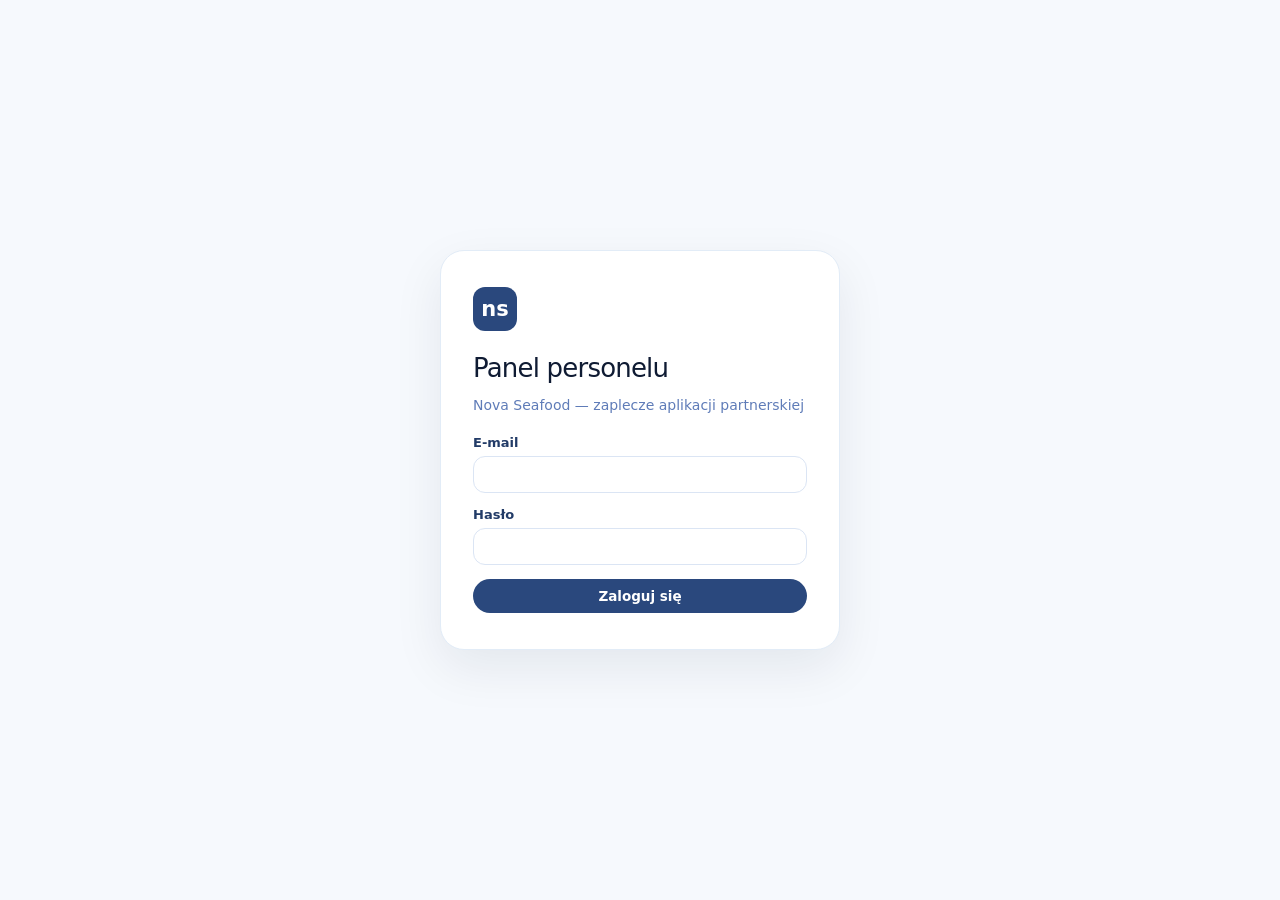
<file: panel/index.html>
<!DOCTYPE html>
<html lang="pl">
<head>
  <meta charset="utf-8">
  <meta name="viewport" content="width=device-width, initial-scale=1">
  <!-- CSP: skrypty i style tylko z własnego hosta, sieć tylko do Supabase.
       Żadnych CDN-ów — supabase-js jest przypięty lokalnie w vendor/.
       frame-ancestors działa wyłącznie z nagłówka HTTP — ustaw też na hostingu,
       jeśli pozwala na własne nagłówki. -->
  <meta http-equiv="Content-Security-Policy" content="default-src 'self'; script-src 'self'; style-src 'self'; img-src 'self' data:; connect-src https://ztqhnqcxqlvcekekzkxg.supabase.co; object-src 'none'; base-uri 'none'; form-action 'self'; frame-ancestors 'none'">
  <meta name="robots" content="noindex">
  <title>Nova Seafood — Panel personelu</title>
  <link rel="icon" href="data:image/svg+xml,%3Csvg xmlns='http://www.w3.org/2000/svg' viewBox='0 0 64 64'%3E%3Crect width='64' height='64' rx='14' fill='%232a487d'/%3E%3Ctext x='32' y='43' font-family='Arial,sans-serif' font-size='30' font-weight='700' fill='white' text-anchor='middle'%3Ens%3C/text%3E%3C/svg%3E">
  <link rel="stylesheet" href="styles.css">
</head>
<body>

  <!-- Ekran logowania personelu (e-mail + hasło) -->
  <div id="login-screen" class="login hidden">
    <form id="login-form" class="login-card">
      <div class="logo">ns</div>
      <h1>Panel personelu</h1>
      <p class="muted">Nova Seafood — zaplecze aplikacji partnerskiej</p>
      <label class="field">E-mail
        <input type="email" id="login-email" autocomplete="username" required>
      </label>
      <label class="field">Hasło
        <input type="password" id="login-password" autocomplete="current-password" required>
      </label>
      <button type="submit" class="btn btn-primary" id="login-submit">Zaloguj się</button>
    </form>
  </div>

  <!-- Właściwa aplikacja (widoczna po zalogowaniu i weryfikacji staff_users) -->
  <div id="app" class="app hidden">
    <aside class="sidebar">
      <div class="brand">
        <div class="logo">ns</div>
        <div class="brand-text"><strong>Nova Seafood</strong><span>Panel personelu</span></div>
      </div>
      <nav class="nav">
        <button class="nav-item" data-view="promocje">Promocje</button>
        <button class="nav-item" data-view="powiadomienia">Powiadomienia</button>
        <button class="nav-item" data-view="zapytania">Zapytania <span id="nav-inquiries-badge" class="nav-badge hidden"></span></button>
        <button class="nav-item" data-view="rezerwacje">Rezerwacje</button>
        <button class="nav-item" data-view="klienci">Klienci</button>
        <button class="nav-item" data-view="aktywnosc">Aktywność</button>
        <button class="nav-item" data-view="katalog">Katalog</button>
        <button class="nav-item" data-view="sync">Synchronizacja</button>
      </nav>
      <div class="sidebar-foot">
        <span id="user-label" class="muted small"></span>
        <!-- Powiadomienia push o nowych zapytaniach klientow (Web Push/VAPID).
             Ukryty, gdy przegladarka nie wspiera push (np. iOS bez PWA). -->
        <button id="push-btn" class="btn btn-ghost hidden" type="button">Powiadomienia</button>
        <button id="logout-btn" class="btn btn-ghost">Wyloguj</button>
      </div>
    </aside>
    <main id="view"></main>
  </div>

  <div id="modal-root"></div>
  <div id="toast-root" class="toast-root"></div>

  <!-- Przypięty supabase-js 2.49.4 (UMD, global `supabase`) — self-host, bez CDN. -->
  <script src="vendor/supabase.js"></script>
  <script type="module" src="app.js"></script>
</body>
</html>
</file>
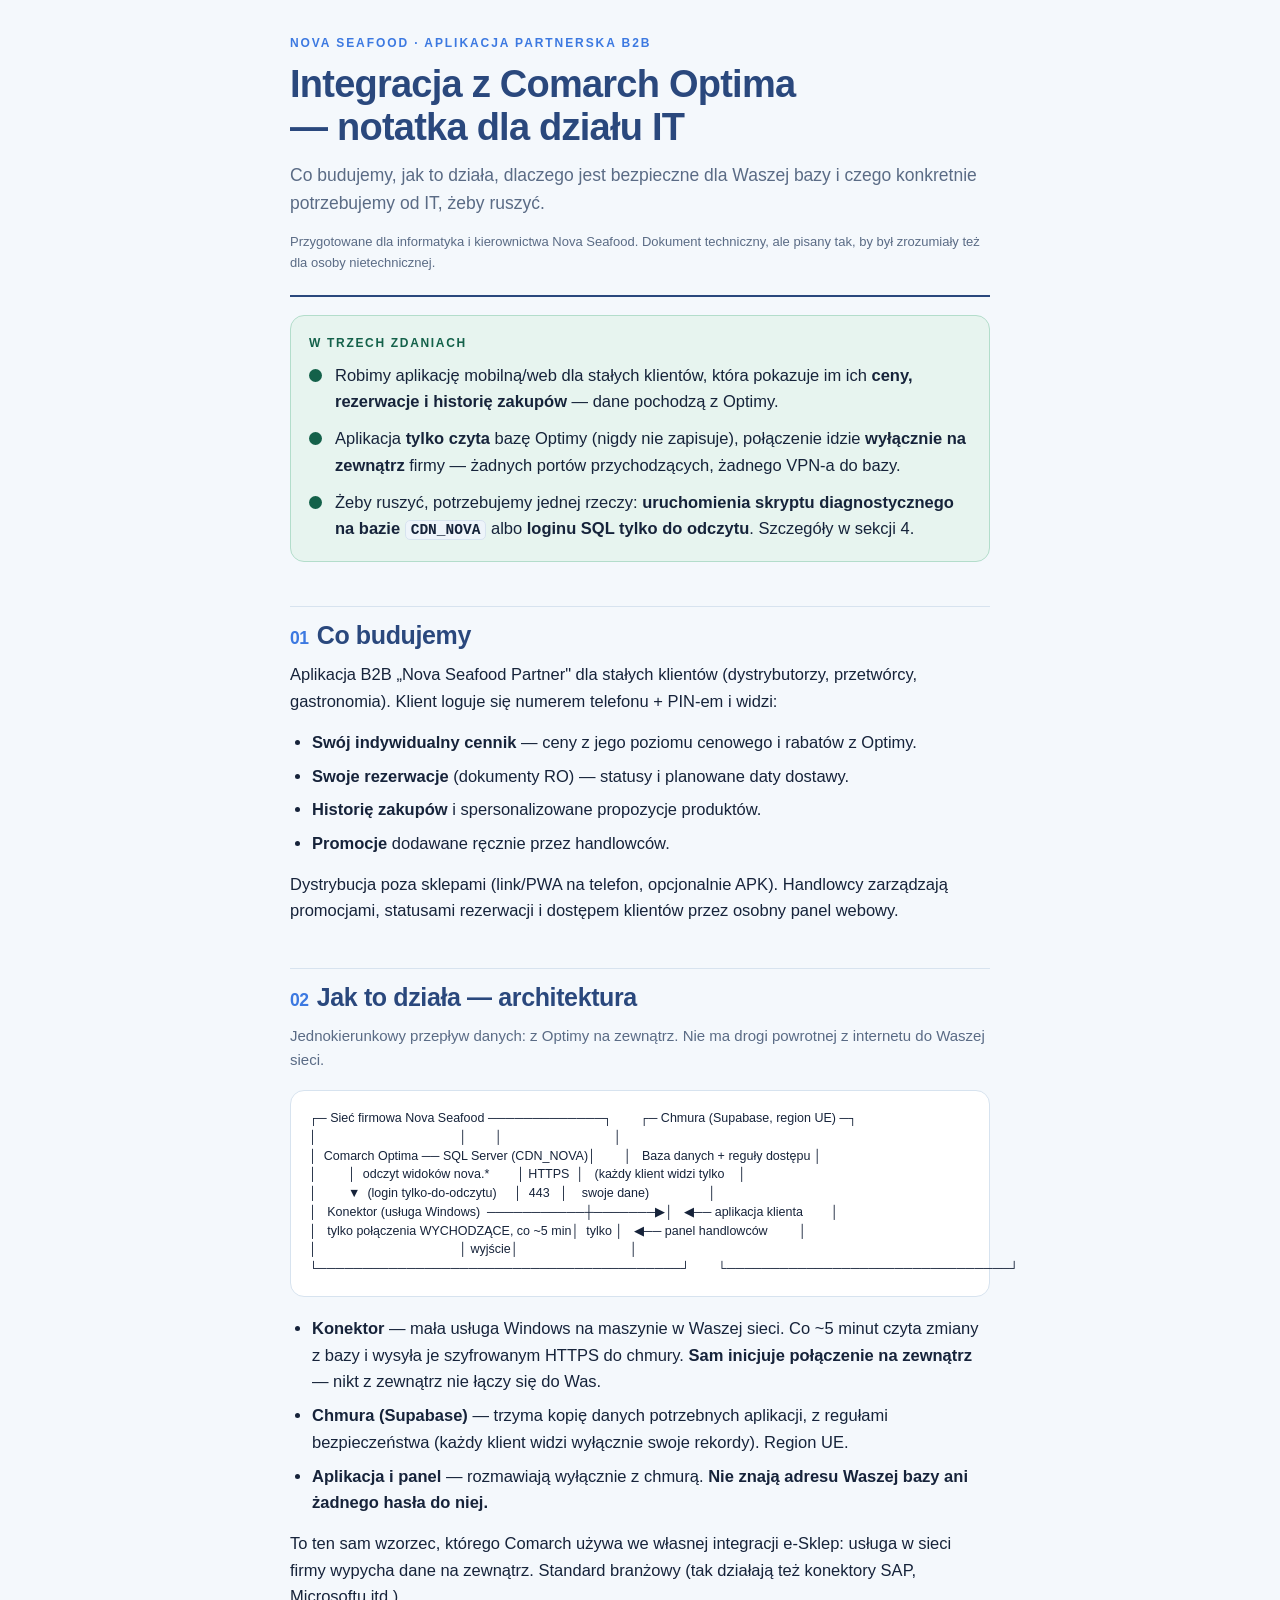
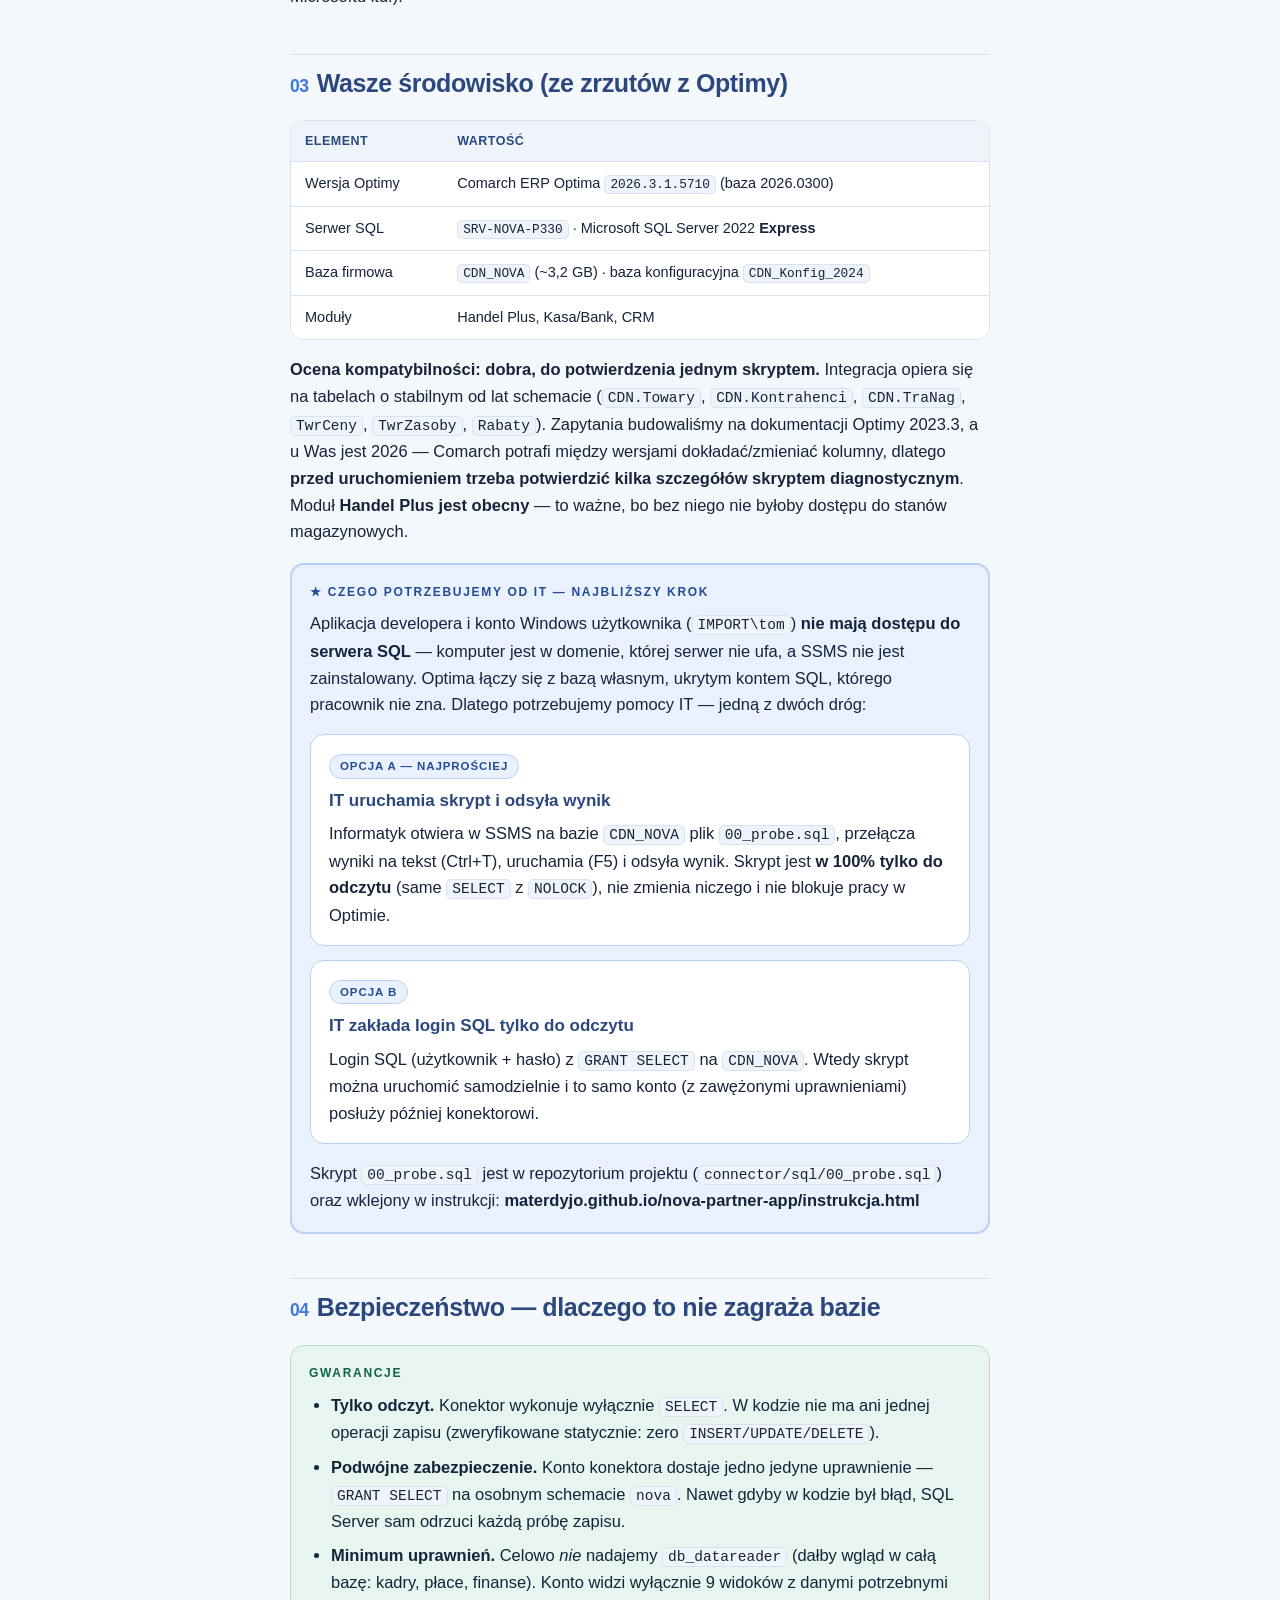
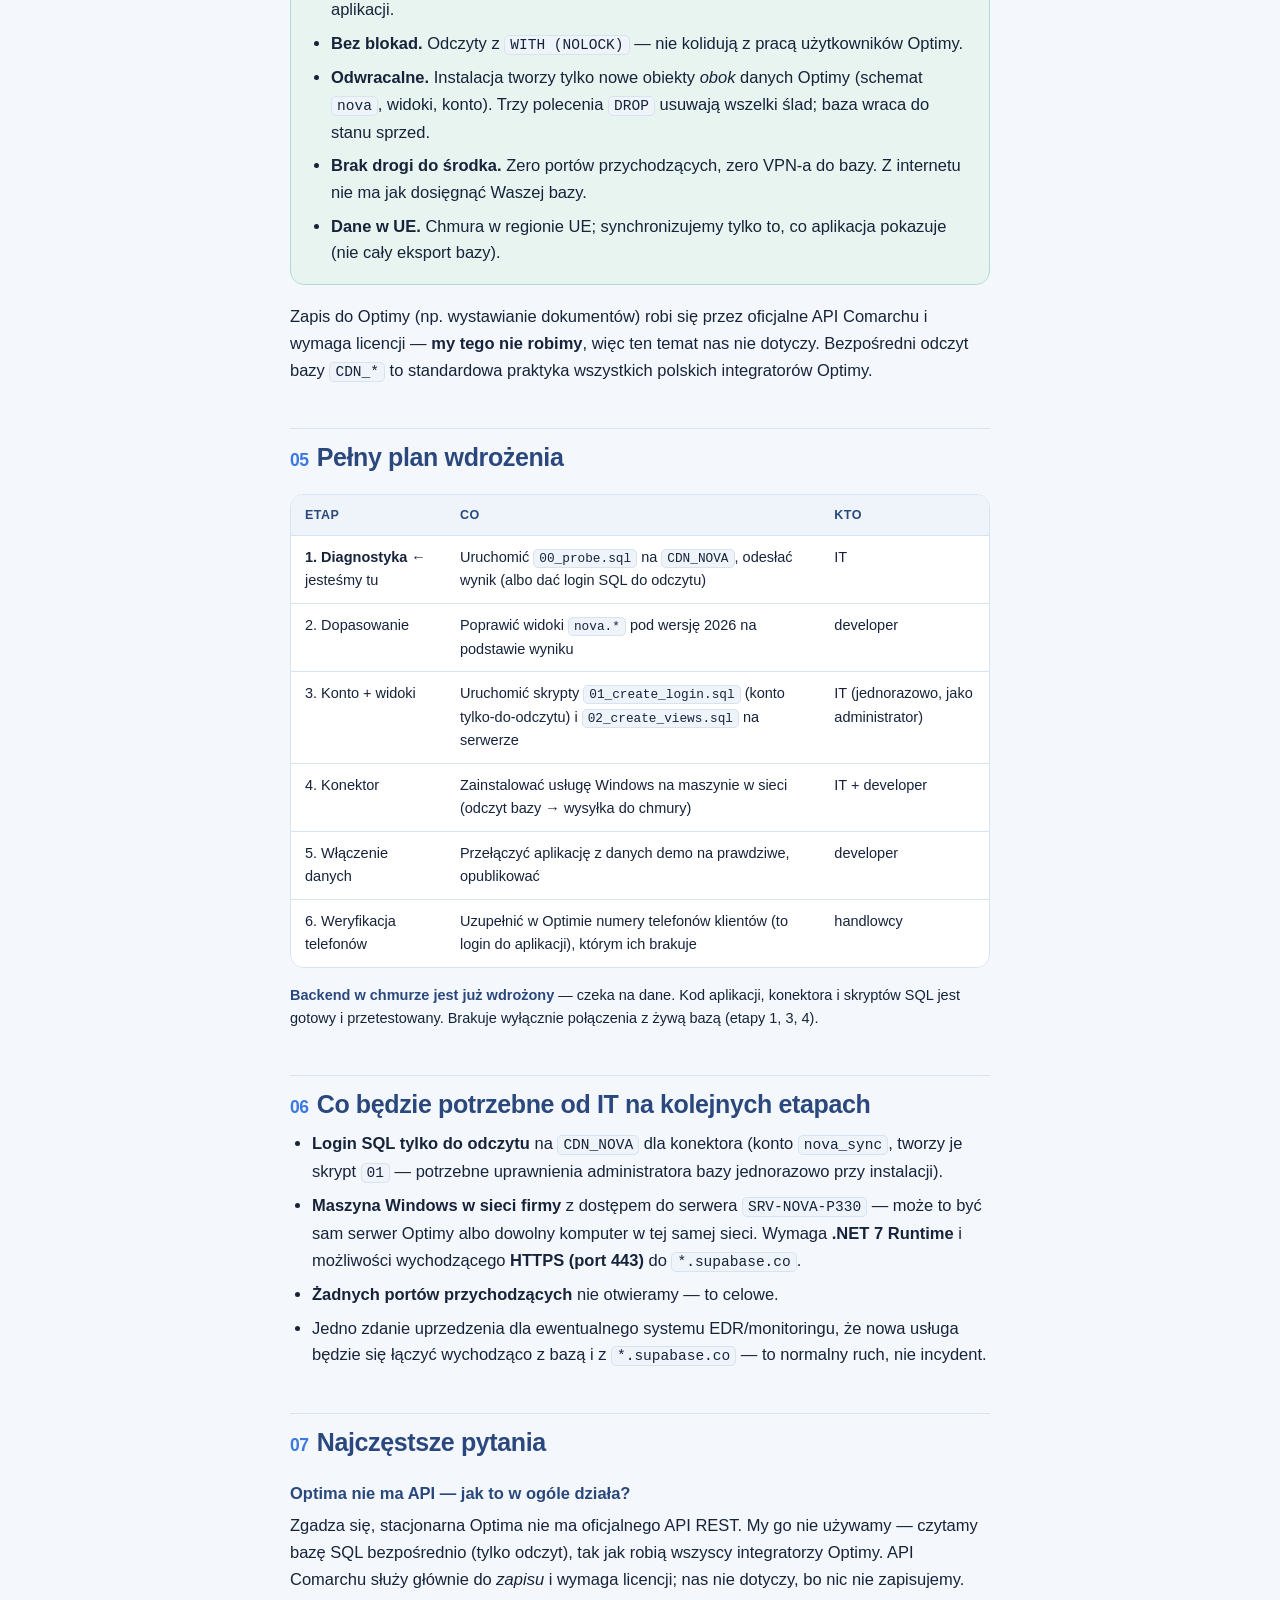
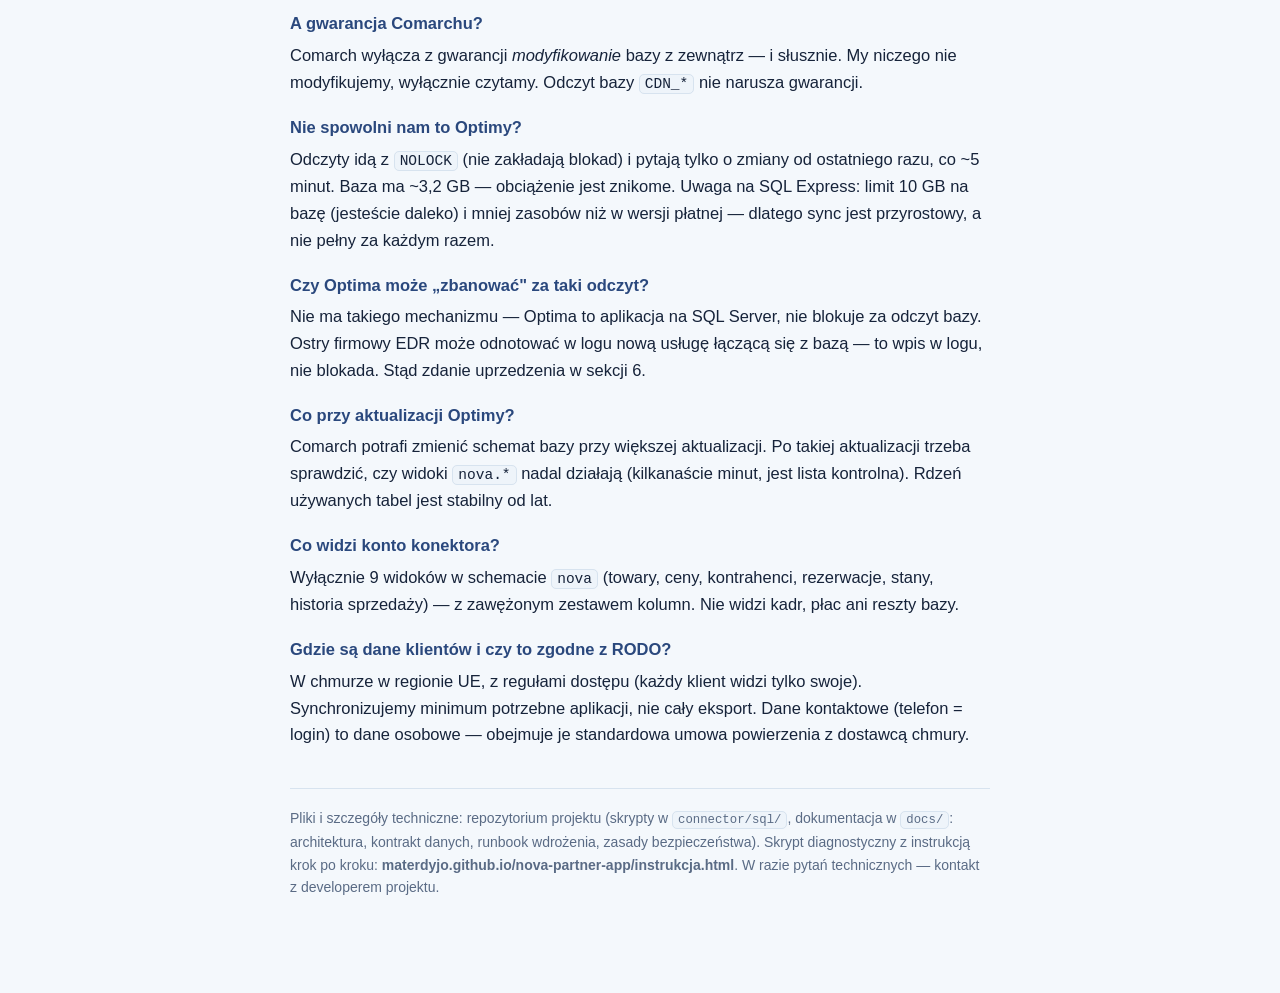
<file: informatyk.html>
<!DOCTYPE html>
<html lang="pl">
<head>
<meta charset="utf-8">
<meta name="viewport" content="width=device-width, initial-scale=1">
</head>
<body>
<title>Nova Partner — integracja z Optimą: notatka dla IT</title>

<style>
  :root {
    --ground: #f4f8fc; --surface: #ffffff; --surface-2: #eef4fa; --line: #d7e3ef;
    --ink: #16233a; --ink-soft: #5a6b85; --navy: #2a487d; --blue: #3c79e1;
    --safe-bg: #e7f4ef; --safe-line: #b3ddcb; --safe-ink: #14614a;
    --warn-bg: #fdf3e2; --warn-line: #f0d6a6; --warn-ink: #8a5a08;
    --act-bg: #eaf1fe; --act-line: #b9d1f7; --act-ink: #234c93;
    --code-bg: #10192a; --code-ink: #d5e2f2; --radius: 14px;
  }
  @media (prefers-color-scheme: dark) {
    :root {
      --ground: #0c1320; --surface: #141e2d; --surface-2: #1a2637; --line: #2a3a52;
      --ink: #e9eff7; --ink-soft: #9aabc4; --navy: #8fb3ec; --blue: #6c9bf0;
      --safe-bg: #122c26; --safe-line: #24564a; --safe-ink: #7fd6b8;
      --warn-bg: #2e2413; --warn-line: #5c4720; --warn-ink: #e5b866;
      --act-bg: #16233c; --act-line: #2c4675; --act-ink: #9cc0f5;
      --code-bg: #080e18; --code-ink: #cddcf0;
    }
  }
  :root[data-theme="dark"] {
    --ground: #0c1320; --surface: #141e2d; --surface-2: #1a2637; --line: #2a3a52;
    --ink: #e9eff7; --ink-soft: #9aabc4; --navy: #8fb3ec; --blue: #6c9bf0;
    --safe-bg: #122c26; --safe-line: #24564a; --safe-ink: #7fd6b8;
    --warn-bg: #2e2413; --warn-line: #5c4720; --warn-ink: #e5b866;
    --act-bg: #16233c; --act-line: #2c4675; --act-ink: #9cc0f5;
    --code-bg: #080e18; --code-ink: #cddcf0;
  }
  :root[data-theme="light"] {
    --ground: #f4f8fc; --surface: #ffffff; --surface-2: #eef4fa; --line: #d7e3ef;
    --ink: #16233a; --ink-soft: #5a6b85; --navy: #2a487d; --blue: #3c79e1;
    --safe-bg: #e7f4ef; --safe-line: #b3ddcb; --safe-ink: #14614a;
    --warn-bg: #fdf3e2; --warn-line: #f0d6a6; --warn-ink: #8a5a08;
    --act-bg: #eaf1fe; --act-line: #b9d1f7; --act-ink: #234c93;
    --code-bg: #10192a; --code-ink: #d5e2f2;
  }
  * { box-sizing: border-box; }
  body {
    margin: 0; background: var(--ground); color: var(--ink);
    font-family: "Segoe UI", -apple-system, BlinkMacSystemFont, Roboto, sans-serif;
    font-size: 16.5px; line-height: 1.62; -webkit-text-size-adjust: 100%;
  }
  .wrap { max-width: 46rem; margin: 0 auto; padding: 28px 18px 80px; }
  .masthead { padding: 6px 0 22px; border-bottom: 2px solid var(--navy); margin-bottom: 8px; }
  .eyebrow {
    font-size: 12px; font-weight: 700; letter-spacing: 0.16em;
    text-transform: uppercase; color: var(--blue); margin: 0 0 10px;
  }
  h1 {
    font-size: clamp(26px, 6vw, 38px); line-height: 1.12; margin: 0 0 12px;
    font-weight: 800; letter-spacing: -0.02em; color: var(--navy); text-wrap: balance;
  }
  .standfirst { font-size: 17.5px; color: var(--ink-soft); margin: 0; }
  .meta { font-size: 13px; color: var(--ink-soft); margin: 14px 0 0; }
  h2 {
    font-size: clamp(20px, 4.6vw, 25px); font-weight: 800; letter-spacing: -0.015em;
    color: var(--navy); margin: 44px 0 6px; text-wrap: balance;
    padding-top: 8px; border-top: 1px solid var(--line);
  }
  h2 .num {
    font-variant-numeric: tabular-nums; color: var(--blue);
    font-size: 0.7em; margin-right: 8px; font-weight: 700;
  }
  h2 + .sub { color: var(--ink-soft); margin: 0 0 16px; font-size: 15px; }
  h3 { font-size: 17px; font-weight: 700; margin: 22px 0 8px; color: var(--ink); }
  p { margin: 0 0 14px; }
  strong { font-weight: 700; }
  a { color: var(--blue); }
  ul, ol { margin: 0 0 14px; padding-left: 22px; }
  li { margin: 0 0 7px; }

  .panel {
    border: 1px solid var(--line); background: var(--surface);
    border-radius: var(--radius); padding: 18px 18px 6px; margin: 18px 0;
  }
  .panel > :last-child { margin-bottom: 12px; }
  .panel.safe { background: var(--safe-bg); border-color: var(--safe-line); }
  .panel.safe .panel-label { color: var(--safe-ink); }
  .panel.warn { background: var(--warn-bg); border-color: var(--warn-line); }
  .panel.warn .panel-label { color: var(--warn-ink); }
  .panel.act { background: var(--act-bg); border-color: var(--act-line); border-width: 2px; }
  .panel.act .panel-label { color: var(--act-ink); }
  .panel-label {
    font-size: 12px; font-weight: 700; letter-spacing: 0.14em;
    text-transform: uppercase; margin: 0 0 8px; color: var(--blue);
  }

  .tldr { display: grid; gap: 10px; }
  .tldr div { padding-left: 26px; position: relative; }
  .tldr div::before {
    content: ""; position: absolute; left: 0; top: 7px; width: 13px; height: 13px;
    border-radius: 50%; background: var(--safe-ink);
  }

  .tblwrap { overflow-x: auto; margin: 16px 0; border-radius: var(--radius); border: 1px solid var(--line); }
  table { border-collapse: collapse; width: 100%; font-size: 14.5px; background: var(--surface); }
  th, td { text-align: left; padding: 10px 14px; border-bottom: 1px solid var(--line); vertical-align: top; }
  th { background: var(--surface-2); font-weight: 700; color: var(--navy); font-size: 12.5px;
       letter-spacing: 0.04em; text-transform: uppercase; }
  tr:last-child td { border-bottom: none; }
  td code { white-space: nowrap; }

  code {
    font-family: ui-monospace, Consolas, "Courier New", monospace; font-size: 0.88em;
    background: var(--surface-2); border: 1px solid var(--line); border-radius: 5px; padding: 1px 5px;
  }
  pre {
    margin: 14px 0; background: var(--code-bg); color: var(--code-ink);
    font-family: ui-monospace, Consolas, monospace; font-size: 13px; line-height: 1.55;
    border-radius: var(--radius); padding: 15px 16px; overflow-x: auto;
  }
  .diagram { font-size: 12.5px; line-height: 1.5; white-space: pre; }

  .ask { counter-reset: opt; display: grid; gap: 14px; margin: 16px 0; }
  .opt { border: 1px solid var(--act-line); border-radius: var(--radius); padding: 16px 18px; background: var(--surface); }
  .opt h3 { margin: 0 0 6px; color: var(--navy); }
  .opt .tag {
    display: inline-block; font-size: 11.5px; font-weight: 700; letter-spacing: 0.08em;
    text-transform: uppercase; color: var(--act-ink); background: var(--act-bg);
    border: 1px solid var(--act-line); border-radius: 999px; padding: 2px 10px; margin-bottom: 8px;
  }
  .opt p { margin: 0; }

  dl.faq { margin: 0; }
  dl.faq dt { font-weight: 700; color: var(--navy); margin: 18px 0 5px; }
  dl.faq dd { margin: 0; color: var(--ink); }

  hr { border: none; border-top: 1px solid var(--line); margin: 40px 0 0; }
  .foot { color: var(--ink-soft); font-size: 14px; margin-top: 18px; }
  .kv { font-size: 14.5px; margin: 0 0 6px; }
  .kv b { color: var(--navy); }
</style>

<div class="wrap">

  <header class="masthead">
    <p class="eyebrow">Nova Seafood · aplikacja partnerska B2B</p>
    <h1>Integracja z Comarch Optima — notatka dla działu IT</h1>
    <p class="standfirst">Co budujemy, jak to działa, dlaczego jest bezpieczne dla Waszej bazy i czego konkretnie potrzebujemy od IT, żeby ruszyć.</p>
    <p class="meta">Przygotowane dla informatyka i kierownictwa Nova Seafood. Dokument techniczny, ale pisany tak, by był zrozumiały też dla osoby nietechnicznej.</p>
  </header>

  <div class="panel safe">
    <p class="panel-label">W trzech zdaniach</p>
    <div class="tldr">
      <div>Robimy aplikację mobilną/web dla stałych klientów, która pokazuje im ich <strong>ceny, rezerwacje i historię zakupów</strong> — dane pochodzą z Optimy.</div>
      <div>Aplikacja <strong>tylko czyta</strong> bazę Optimy (nigdy nie zapisuje), połączenie idzie <strong>wyłącznie na zewnątrz</strong> firmy — żadnych portów przychodzących, żadnego VPN-a do bazy.</div>
      <div>Żeby ruszyć, potrzebujemy jednej rzeczy: <strong>uruchomienia skryptu diagnostycznego na bazie <code>CDN_NOVA</code></strong> albo <strong>loginu SQL tylko do odczytu</strong>. Szczegóły w sekcji 4.</div>
    </div>
  </div>

  <h2><span class="num">01</span>Co budujemy</h2>
  <p>Aplikacja B2B „Nova Seafood Partner" dla stałych klientów (dystrybutorzy, przetwórcy, gastronomia). Klient loguje się numerem telefonu + PIN-em i widzi:</p>
  <ul>
    <li><strong>Swój indywidualny cennik</strong> — ceny z jego poziomu cenowego i rabatów z Optimy.</li>
    <li><strong>Swoje rezerwacje</strong> (dokumenty RO) — statusy i planowane daty dostawy.</li>
    <li><strong>Historię zakupów</strong> i spersonalizowane propozycje produktów.</li>
    <li><strong>Promocje</strong> dodawane ręcznie przez handlowców.</li>
  </ul>
  <p>Dystrybucja poza sklepami (link/PWA na telefon, opcjonalnie APK). Handlowcy zarządzają promocjami, statusami rezerwacji i dostępem klientów przez osobny panel webowy.</p>

  <h2><span class="num">02</span>Jak to działa — architektura</h2>
  <p class="sub">Jednokierunkowy przepływ danych: z Optimy na zewnątrz. Nie ma drogi powrotnej z internetu do Waszej sieci.</p>

  <div class="panel">
    <div class="diagram">┌─ Sieć firmowa Nova Seafood ─────────────┐        ┌─ Chmura (Supabase, region UE) ─┐
│                                         │        │                                │
│  Comarch Optima ── SQL Server (CDN_NOVA)│        │   Baza danych + reguły dostępu │
│         │  odczyt widoków nova.*        │ HTTPS  │   (każdy klient widzi tylko    │
│         ▼  (login tylko-do-odczytu)     │  443   │    swoje dane)                 │
│   Konektor (usługa Windows)  ───────────┼───────▶│   ◀── aplikacja klienta        │
│   tylko połączenia WYCHODZĄCE, co ~5 min│  tylko │   ◀── panel handlowców         │
│                                         │ wyjście│                                │
└─────────────────────────────────────────┘        └────────────────────────────────┘</div>
  </div>

  <ul>
    <li><strong>Konektor</strong> — mała usługa Windows na maszynie w Waszej sieci. Co ~5 minut czyta zmiany z bazy i wysyła je szyfrowanym HTTPS do chmury. <strong>Sam inicjuje połączenie na zewnątrz</strong> — nikt z zewnątrz nie łączy się do Was.</li>
    <li><strong>Chmura (Supabase)</strong> — trzyma kopię danych potrzebnych aplikacji, z regułami bezpieczeństwa (każdy klient widzi wyłącznie swoje rekordy). Region UE.</li>
    <li><strong>Aplikacja i panel</strong> — rozmawiają wyłącznie z chmurą. <strong>Nie znają adresu Waszej bazy ani żadnego hasła do niej.</strong></li>
  </ul>
  <p>To ten sam wzorzec, którego Comarch używa we własnej integracji e-Sklep: usługa w sieci firmy wypycha dane na zewnątrz. Standard branżowy (tak działają też konektory SAP, Microsoftu itd.).</p>

  <h2><span class="num">03</span>Wasze środowisko (ze zrzutów z Optimy)</h2>
  <div class="tblwrap">
    <table>
      <tr><th>Element</th><th>Wartość</th></tr>
      <tr><td>Wersja Optimy</td><td>Comarch ERP Optima <code>2026.3.1.5710</code> (baza 2026.0300)</td></tr>
      <tr><td>Serwer SQL</td><td><code>SRV-NOVA-P330</code> · Microsoft SQL Server 2022 <strong>Express</strong></td></tr>
      <tr><td>Baza firmowa</td><td><code>CDN_NOVA</code> (~3,2 GB) · baza konfiguracyjna <code>CDN_Konfig_2024</code></td></tr>
      <tr><td>Moduły</td><td>Handel Plus, Kasa/Bank, CRM</td></tr>
    </table>
  </div>
  <p><strong>Ocena kompatybilności: dobra, do potwierdzenia jednym skryptem.</strong> Integracja opiera się na tabelach o stabilnym od lat schemacie (<code>CDN.Towary</code>, <code>CDN.Kontrahenci</code>, <code>CDN.TraNag</code>, <code>TwrCeny</code>, <code>TwrZasoby</code>, <code>Rabaty</code>). Zapytania budowaliśmy na dokumentacji Optimy 2023.3, a u Was jest 2026 — Comarch potrafi między wersjami dokładać/zmieniać kolumny, dlatego <strong>przed uruchomieniem trzeba potwierdzić kilka szczegółów skryptem diagnostycznym</strong>. Moduł <strong>Handel Plus jest obecny</strong> — to ważne, bo bez niego nie byłoby dostępu do stanów magazynowych.</p>

  <div class="panel act">
    <p class="panel-label">★ Czego potrzebujemy od IT — najbliższy krok</p>
    <p>Aplikacja developera i konto Windows użytkownika (<code>IMPORT\tom</code>) <strong>nie mają dostępu do serwera SQL</strong> — komputer jest w domenie, której serwer nie ufa, a SSMS nie jest zainstalowany. Optima łączy się z bazą własnym, ukrytym kontem SQL, którego pracownik nie zna. Dlatego potrzebujemy pomocy IT — jedną z dwóch dróg:</p>
    <div class="ask">
      <div class="opt">
        <span class="tag">Opcja A — najprościej</span>
        <h3>IT uruchamia skrypt i odsyła wynik</h3>
        <p>Informatyk otwiera w SSMS na bazie <code>CDN_NOVA</code> plik <code>00_probe.sql</code>, przełącza wyniki na tekst (Ctrl+T), uruchamia (F5) i odsyła wynik. Skrypt jest <strong>w 100% tylko do odczytu</strong> (same <code>SELECT</code> z <code>NOLOCK</code>), nie zmienia niczego i nie blokuje pracy w Optimie.</p>
      </div>
      <div class="opt">
        <span class="tag">Opcja B</span>
        <h3>IT zakłada login SQL tylko do odczytu</h3>
        <p>Login SQL (użytkownik + hasło) z <code>GRANT SELECT</code> na <code>CDN_NOVA</code>. Wtedy skrypt można uruchomić samodzielnie i to samo konto (z zawężonymi uprawnieniami) posłuży później konektorowi.</p>
      </div>
    </div>
    <p style="margin-top:4px">Skrypt <code>00_probe.sql</code> jest w repozytorium projektu (<code>connector/sql/00_probe.sql</code>) oraz wklejony w instrukcji: <strong>materdyjo.github.io/nova-partner-app/instrukcja.html</strong></p>
  </div>

  <h2><span class="num">04</span>Bezpieczeństwo — dlaczego to nie zagraża bazie</h2>
  <div class="panel safe">
    <p class="panel-label">Gwarancje</p>
    <ul>
      <li><strong>Tylko odczyt.</strong> Konektor wykonuje wyłącznie <code>SELECT</code>. W kodzie nie ma ani jednej operacji zapisu (zweryfikowane statycznie: zero <code>INSERT/UPDATE/DELETE</code>).</li>
      <li><strong>Podwójne zabezpieczenie.</strong> Konto konektora dostaje jedno jedyne uprawnienie — <code>GRANT SELECT</code> na osobnym schemacie <code>nova</code>. Nawet gdyby w kodzie był błąd, SQL Server sam odrzuci każdą próbę zapisu.</li>
      <li><strong>Minimum uprawnień.</strong> Celowo <em>nie</em> nadajemy <code>db_datareader</code> (dałby wgląd w całą bazę: kadry, płace, finanse). Konto widzi wyłącznie 9 widoków z danymi potrzebnymi aplikacji.</li>
      <li><strong>Bez blokad.</strong> Odczyty z <code>WITH (NOLOCK)</code> — nie kolidują z pracą użytkowników Optimy.</li>
      <li><strong>Odwracalne.</strong> Instalacja tworzy tylko nowe obiekty <em>obok</em> danych Optimy (schemat <code>nova</code>, widoki, konto). Trzy polecenia <code>DROP</code> usuwają wszelki ślad; baza wraca do stanu sprzed.</li>
      <li><strong>Brak drogi do środka.</strong> Zero portów przychodzących, zero VPN-a do bazy. Z internetu nie ma jak dosięgnąć Waszej bazy.</li>
      <li><strong>Dane w UE.</strong> Chmura w regionie UE; synchronizujemy tylko to, co aplikacja pokazuje (nie cały eksport bazy).</li>
    </ul>
  </div>
  <p>Zapis do Optimy (np. wystawianie dokumentów) robi się przez oficjalne API Comarchu i wymaga licencji — <strong>my tego nie robimy</strong>, więc ten temat nas nie dotyczy. Bezpośredni odczyt bazy <code>CDN_*</code> to standardowa praktyka wszystkich polskich integratorów Optimy.</p>

  <h2><span class="num">05</span>Pełny plan wdrożenia</h2>
  <div class="tblwrap">
    <table>
      <tr><th>Etap</th><th>Co</th><th>Kto</th></tr>
      <tr><td><strong>1. Diagnostyka</strong> ← jesteśmy tu</td><td>Uruchomić <code>00_probe.sql</code> na <code>CDN_NOVA</code>, odesłać wynik (albo dać login SQL do odczytu)</td><td>IT</td></tr>
      <tr><td>2. Dopasowanie</td><td>Poprawić widoki <code>nova.*</code> pod wersję 2026 na podstawie wyniku</td><td>developer</td></tr>
      <tr><td>3. Konto + widoki</td><td>Uruchomić skrypty <code>01_create_login.sql</code> (konto tylko-do-odczytu) i <code>02_create_views.sql</code> na serwerze</td><td>IT (jednorazowo, jako administrator)</td></tr>
      <tr><td>4. Konektor</td><td>Zainstalować usługę Windows na maszynie w sieci (odczyt bazy → wysyłka do chmury)</td><td>IT + developer</td></tr>
      <tr><td>5. Włączenie danych</td><td>Przełączyć aplikację z danych demo na prawdziwe, opublikować</td><td>developer</td></tr>
      <tr><td>6. Weryfikacja telefonów</td><td>Uzupełnić w Optimie numery telefonów klientów (to login do aplikacji), którym ich brakuje</td><td>handlowcy</td></tr>
    </table>
  </div>
  <p class="kv"><b>Backend w chmurze jest już wdrożony</b> — czeka na dane. Kod aplikacji, konektora i skryptów SQL jest gotowy i przetestowany. Brakuje wyłącznie połączenia z żywą bazą (etapy 1, 3, 4).</p>

  <h2><span class="num">06</span>Co będzie potrzebne od IT na kolejnych etapach</h2>
  <ul>
    <li><strong>Login SQL tylko do odczytu</strong> na <code>CDN_NOVA</code> dla konektora (konto <code>nova_sync</code>, tworzy je skrypt <code>01</code> — potrzebne uprawnienia administratora bazy jednorazowo przy instalacji).</li>
    <li><strong>Maszyna Windows w sieci firmy</strong> z dostępem do serwera <code>SRV-NOVA-P330</code> — może to być sam serwer Optimy albo dowolny komputer w tej samej sieci. Wymaga <strong>.NET 7 Runtime</strong> i możliwości wychodzącego <strong>HTTPS (port 443)</strong> do <code>*.supabase.co</code>.</li>
    <li><strong>Żadnych portów przychodzących</strong> nie otwieramy — to celowe.</li>
    <li>Jedno zdanie uprzedzenia dla ewentualnego systemu EDR/monitoringu, że nowa usługa będzie się łączyć wychodząco z bazą i z <code>*.supabase.co</code> — to normalny ruch, nie incydent.</li>
  </ul>

  <h2><span class="num">07</span>Najczęstsze pytania</h2>
  <dl class="faq">
    <dt>Optima nie ma API — jak to w ogóle działa?</dt>
    <dd>Zgadza się, stacjonarna Optima nie ma oficjalnego API REST. My go nie używamy — czytamy bazę SQL bezpośrednio (tylko odczyt), tak jak robią wszyscy integratorzy Optimy. API Comarchu służy głównie do <em>zapisu</em> i wymaga licencji; nas nie dotyczy, bo nic nie zapisujemy.</dd>

    <dt>A gwarancja Comarchu?</dt>
    <dd>Comarch wyłącza z gwarancji <em>modyfikowanie</em> bazy z zewnątrz — i słusznie. My niczego nie modyfikujemy, wyłącznie czytamy. Odczyt bazy <code>CDN_*</code> nie narusza gwarancji.</dd>

    <dt>Nie spowolni nam to Optimy?</dt>
    <dd>Odczyty idą z <code>NOLOCK</code> (nie zakładają blokad) i pytają tylko o zmiany od ostatniego razu, co ~5 minut. Baza ma ~3,2 GB — obciążenie jest znikome. Uwaga na SQL Express: limit 10 GB na bazę (jesteście daleko) i mniej zasobów niż w wersji płatnej — dlatego sync jest przyrostowy, a nie pełny za każdym razem.</dd>

    <dt>Czy Optima może „zbanować" za taki odczyt?</dt>
    <dd>Nie ma takiego mechanizmu — Optima to aplikacja na SQL Server, nie blokuje za odczyt bazy. Ostry firmowy EDR może odnotować w logu nową usługę łączącą się z bazą — to wpis w logu, nie blokada. Stąd zdanie uprzedzenia w sekcji 6.</dd>

    <dt>Co przy aktualizacji Optimy?</dt>
    <dd>Comarch potrafi zmienić schemat bazy przy większej aktualizacji. Po takiej aktualizacji trzeba sprawdzić, czy widoki <code>nova.*</code> nadal działają (kilkanaście minut, jest lista kontrolna). Rdzeń używanych tabel jest stabilny od lat.</dd>

    <dt>Co widzi konto konektora?</dt>
    <dd>Wyłącznie 9 widoków w schemacie <code>nova</code> (towary, ceny, kontrahenci, rezerwacje, stany, historia sprzedaży) — z zawężonym zestawem kolumn. Nie widzi kadr, płac ani reszty bazy.</dd>

    <dt>Gdzie są dane klientów i czy to zgodne z RODO?</dt>
    <dd>W chmurze w regionie UE, z regułami dostępu (każdy klient widzi tylko swoje). Synchronizujemy minimum potrzebne aplikacji, nie cały eksport. Dane kontaktowe (telefon = login) to dane osobowe — obejmuje je standardowa umowa powierzenia z dostawcą chmury.</dd>
  </dl>

  <hr>
  <p class="foot">Pliki i szczegóły techniczne: repozytorium projektu (skrypty w <code>connector/sql/</code>, dokumentacja w <code>docs/</code>: architektura, kontrakt danych, runbook wdrożenia, zasady bezpieczeństwa). Skrypt diagnostyczny z instrukcją krok po kroku: <strong>materdyjo.github.io/nova-partner-app/instrukcja.html</strong>. W razie pytań technicznych — kontakt z developerem projektu.</p>

</div>

</body>
</html>
</file>
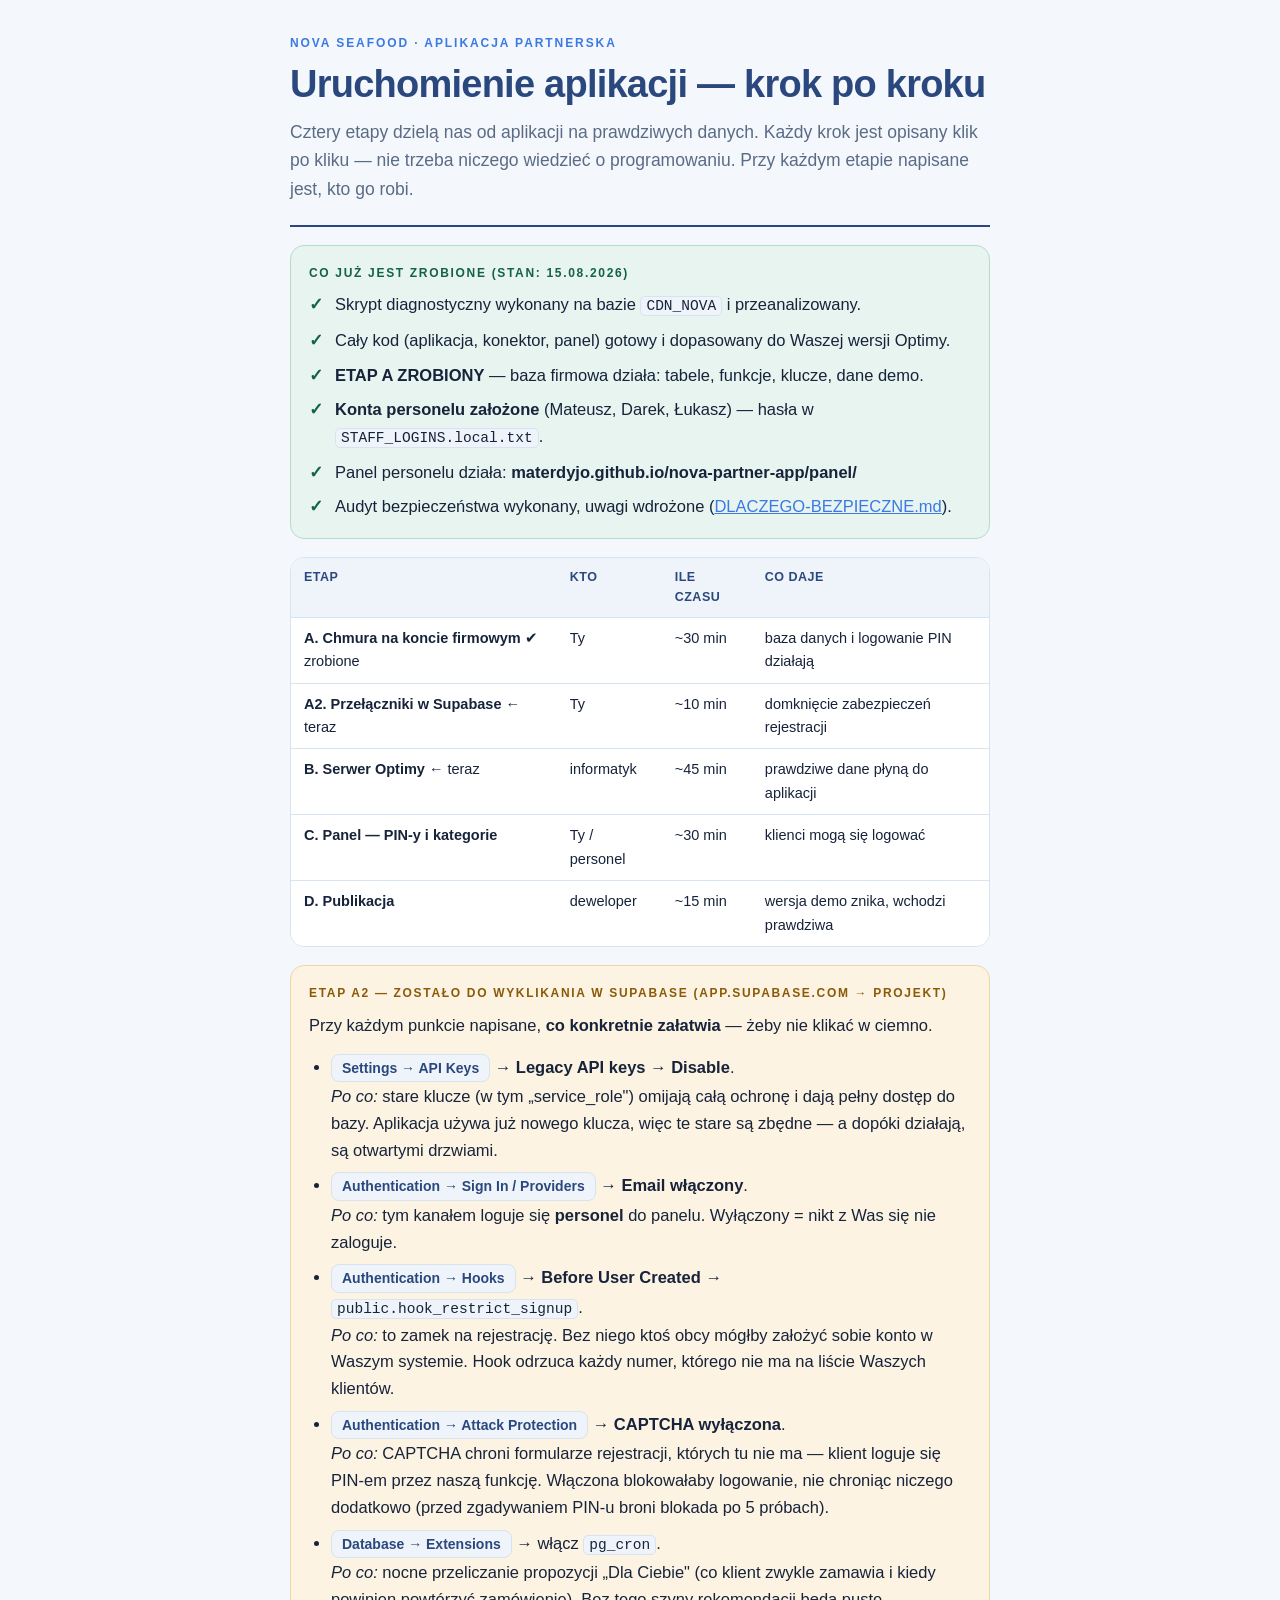
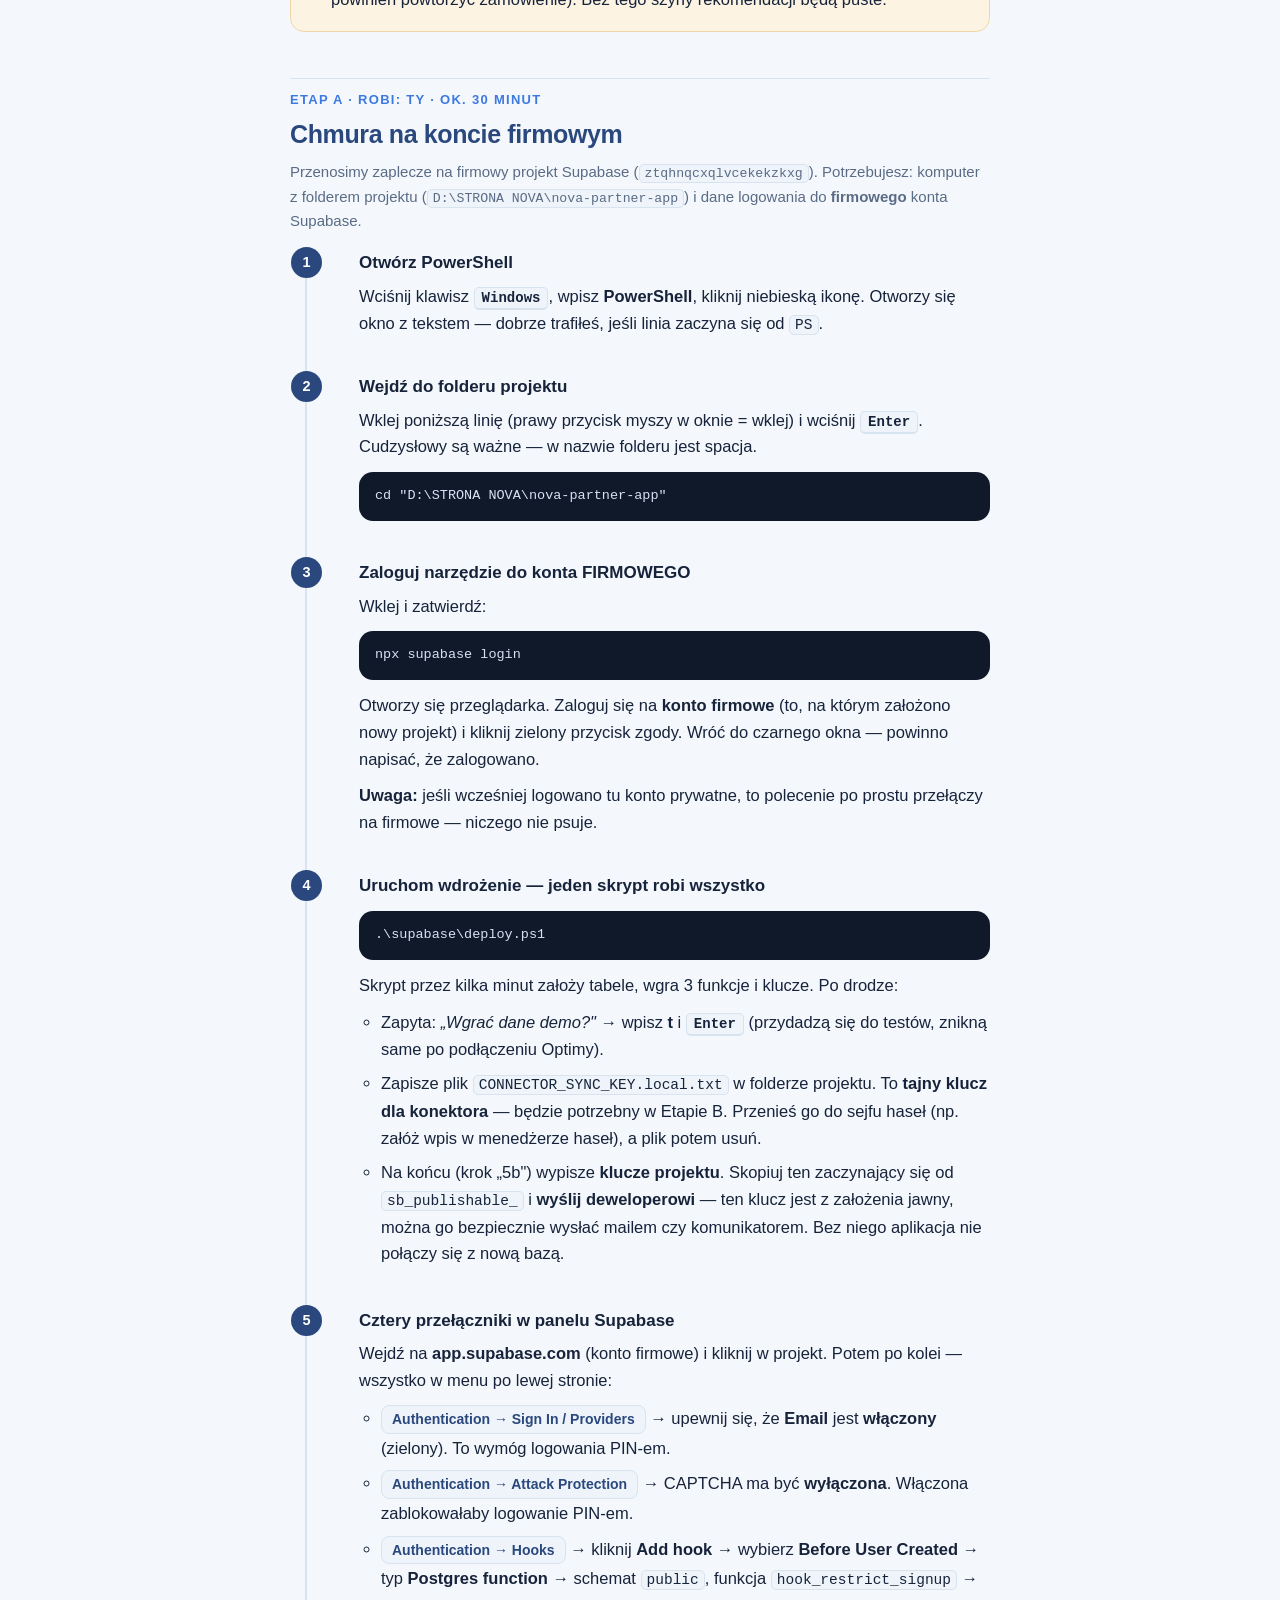
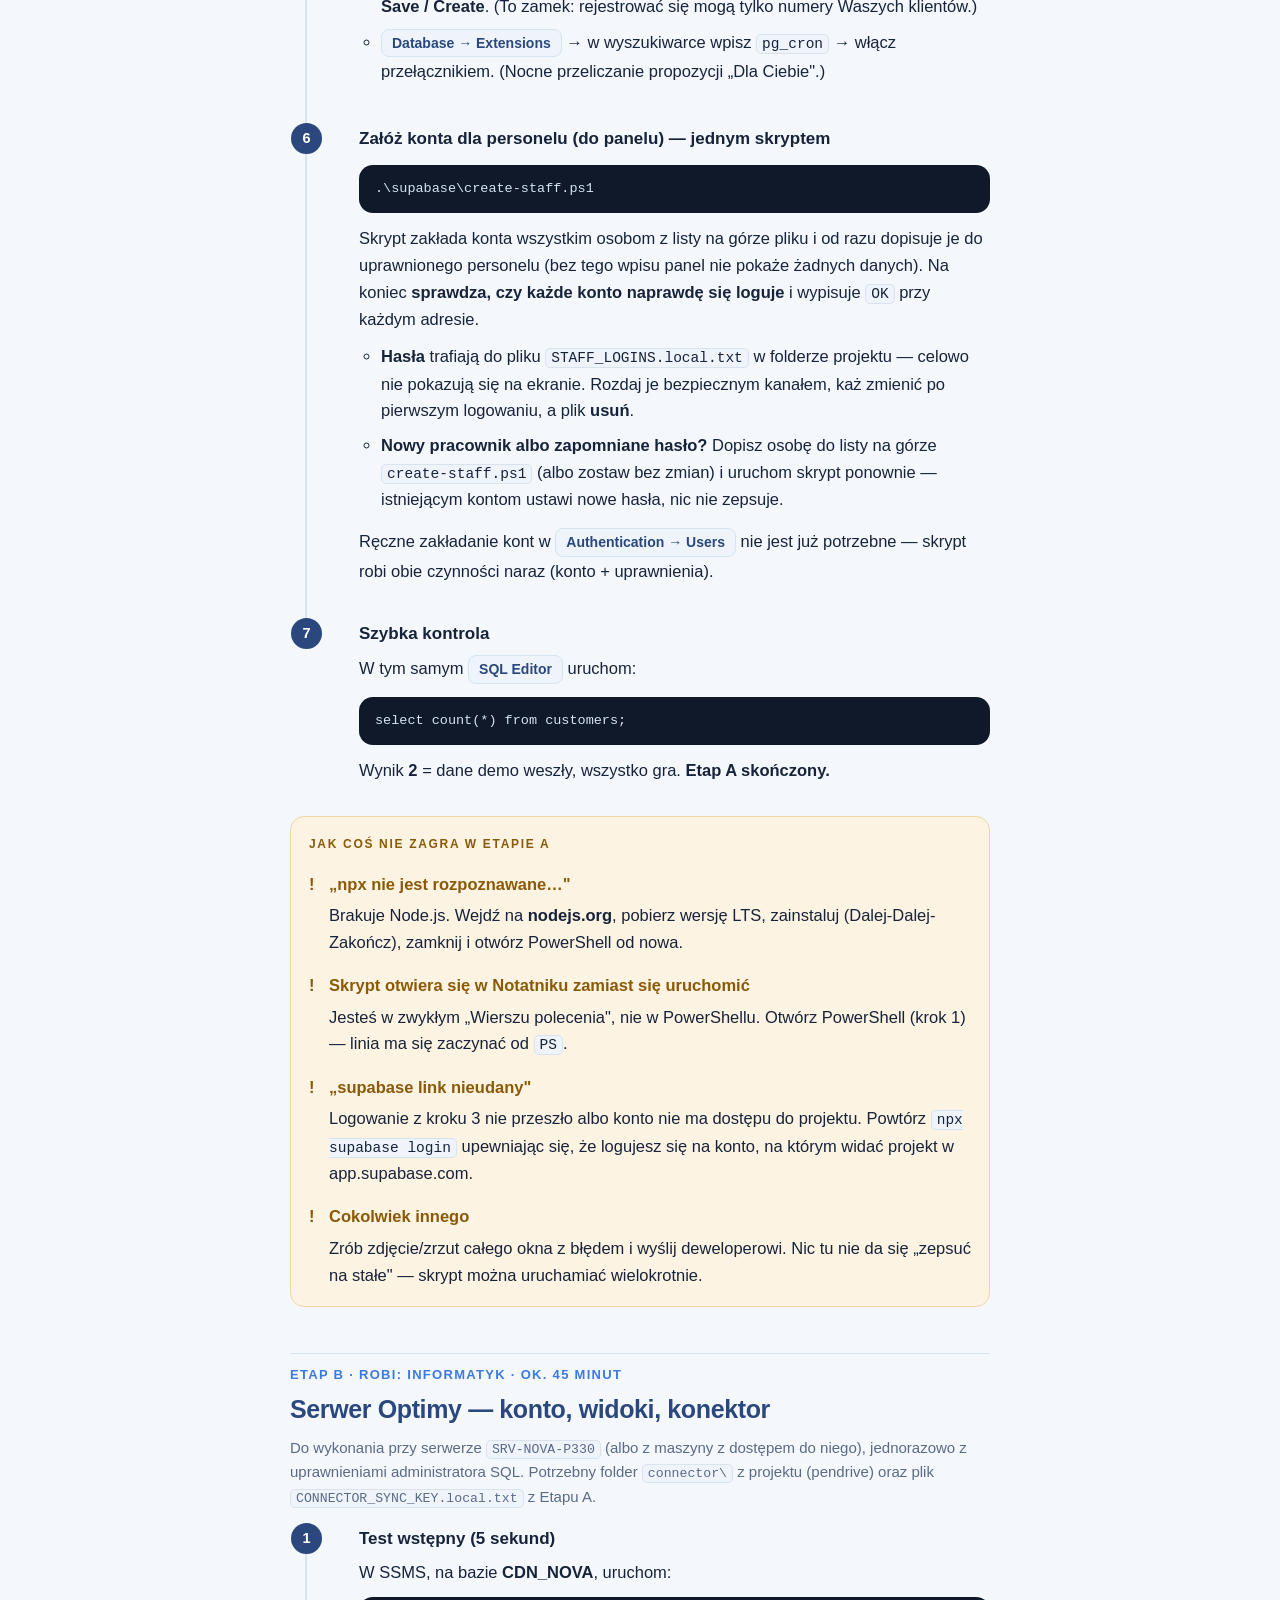
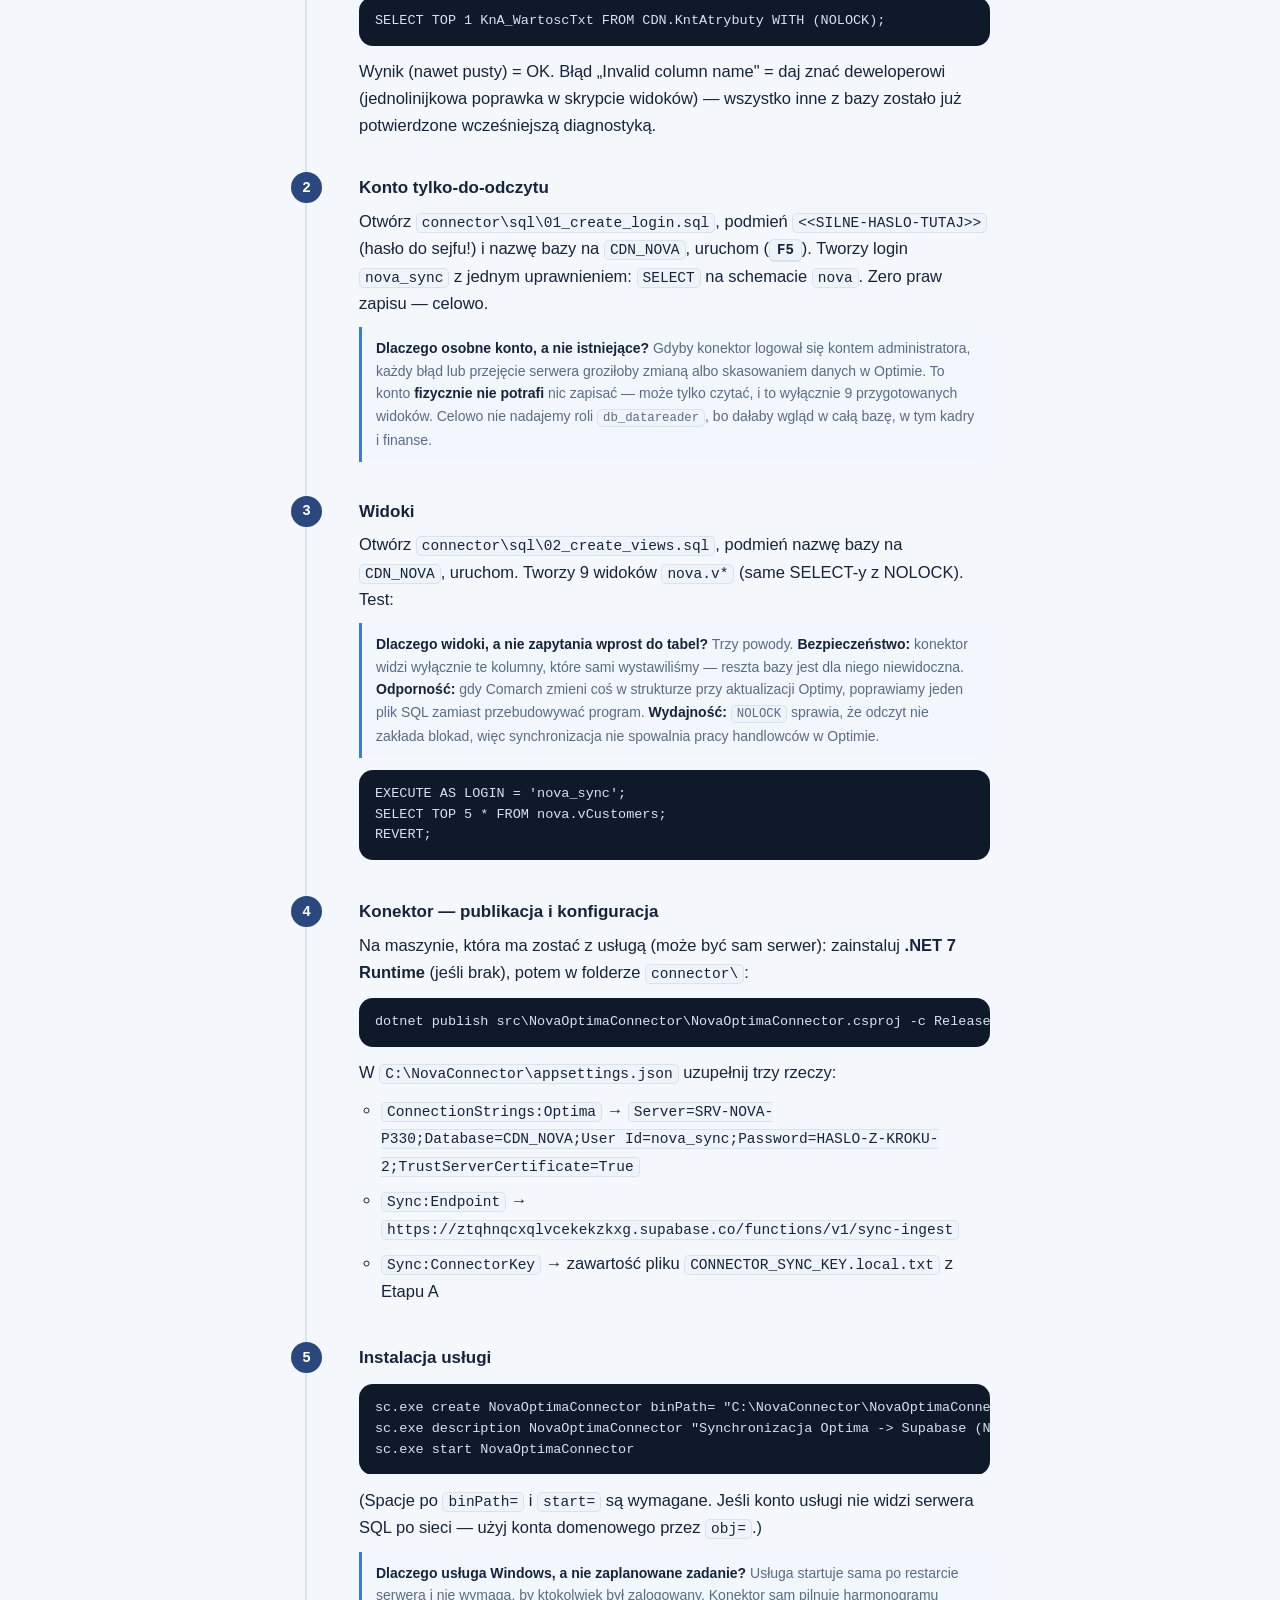
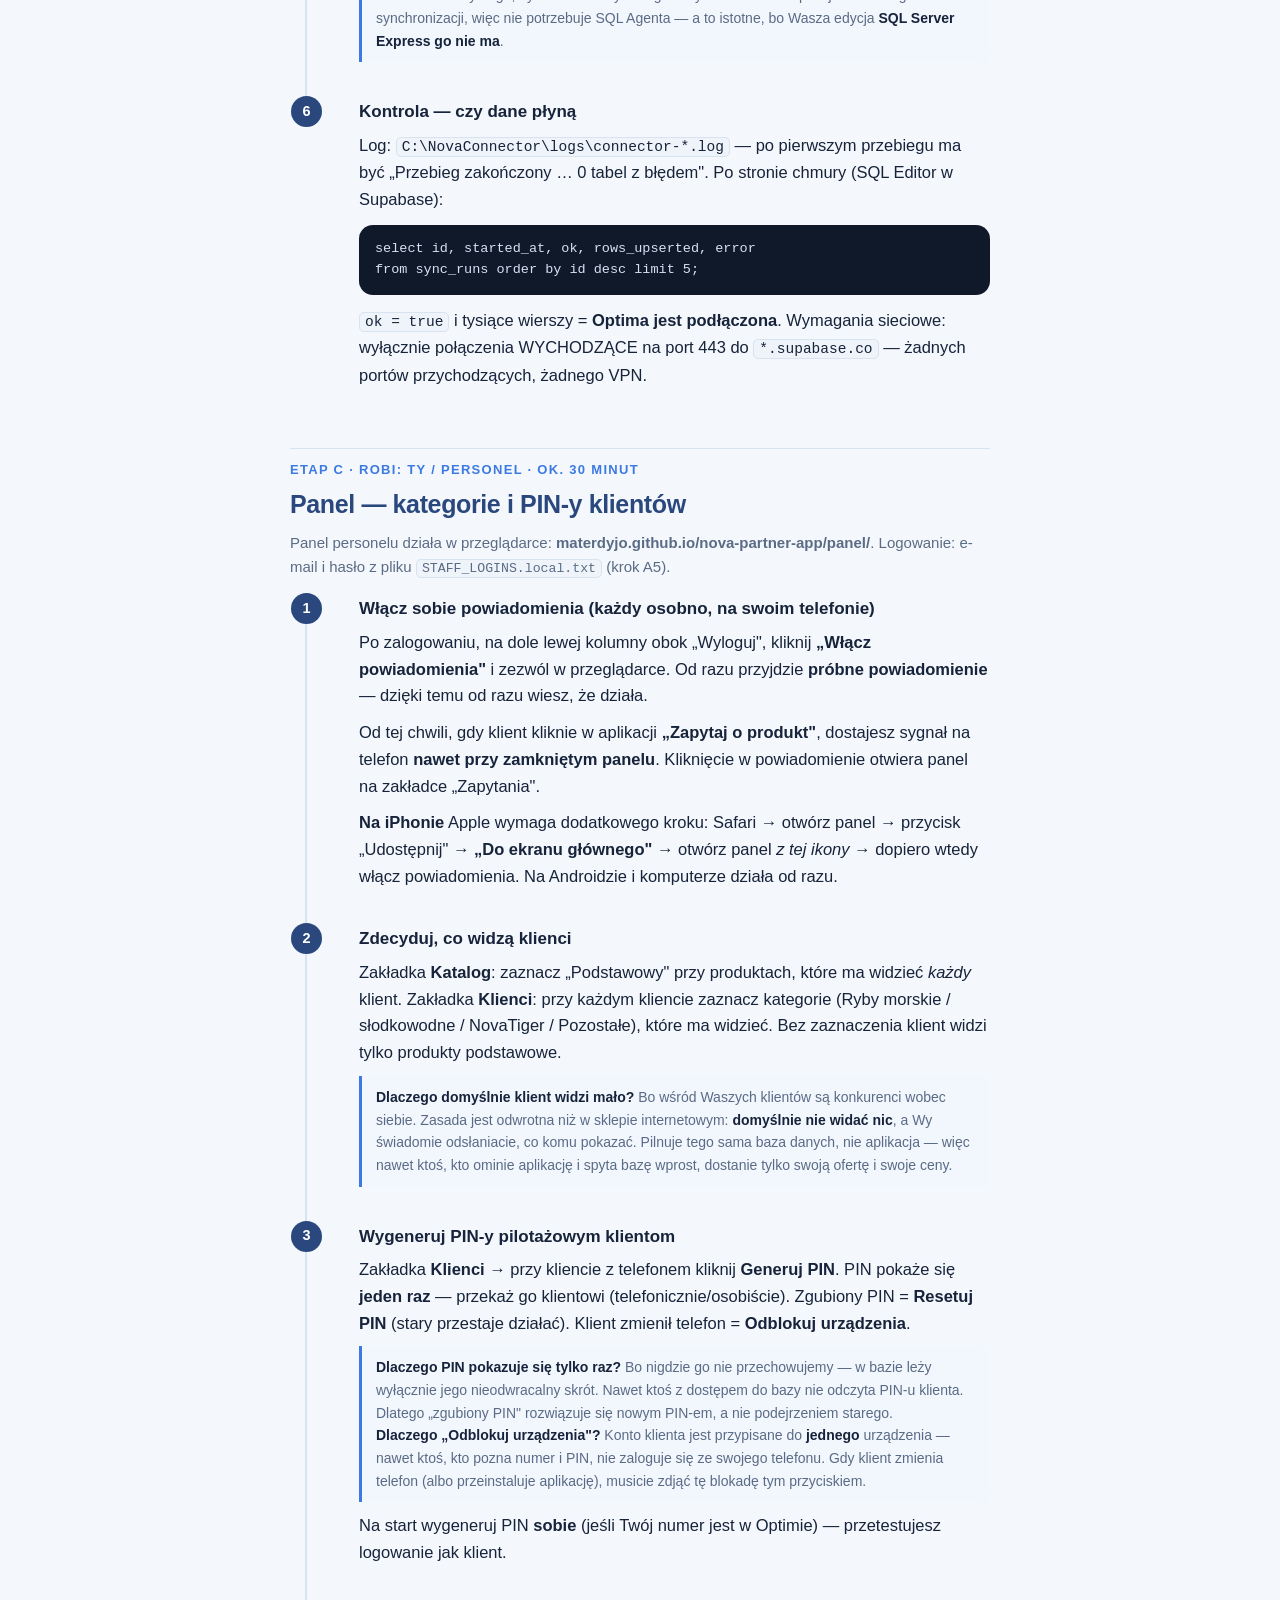
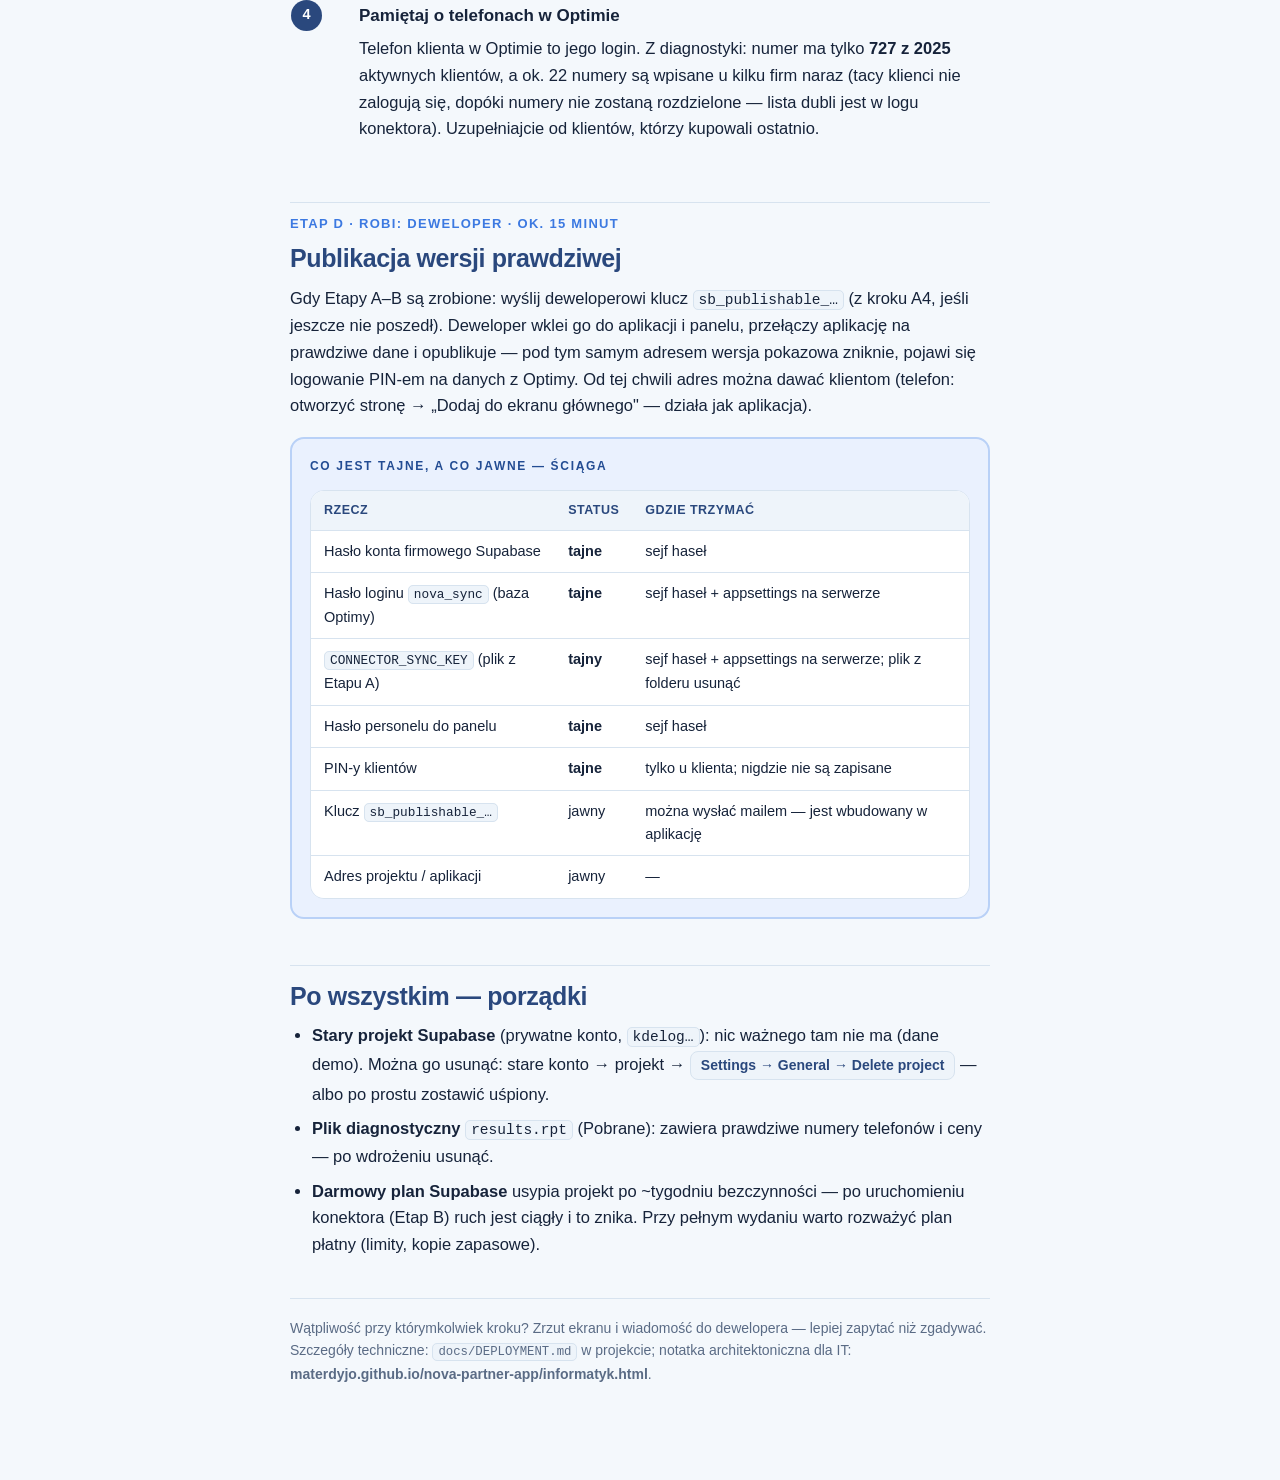
<file: instrukcja.html>
<!DOCTYPE html>
<html lang="pl">
<head>
<meta charset="utf-8">
<meta name="viewport" content="width=device-width, initial-scale=1">
</head>
<body>
<title>Nova Partner — uruchomienie krok po kroku</title>

<style>
  :root {
    --ground: #f4f8fc; --surface: #ffffff; --surface-2: #eef4fa; --line: #d7e3ef;
    --ink: #16233a; --ink-soft: #5a6b85; --navy: #2a487d; --blue: #3c79e1;
    --safe-bg: #e7f4ef; --safe-line: #b3ddcb; --safe-ink: #14614a;
    --warn-bg: #fdf3e2; --warn-line: #f0d6a6; --warn-ink: #8a5a08;
    --act-bg: #eaf1fe; --act-line: #b9d1f7; --act-ink: #234c93;
    --code-bg: #10192a; --code-ink: #d5e2f2; --radius: 14px;
  }
  @media (prefers-color-scheme: dark) {
    :root {
      --ground: #0c1320; --surface: #141e2d; --surface-2: #1a2637; --line: #2a3a52;
      --ink: #e9eff7; --ink-soft: #9aabc4; --navy: #8fb3ec; --blue: #6c9bf0;
      --safe-bg: #122c26; --safe-line: #24564a; --safe-ink: #7fd6b8;
      --warn-bg: #2e2413; --warn-line: #5c4720; --warn-ink: #e5b866;
      --act-bg: #16233c; --act-line: #2c4675; --act-ink: #9cc0f5;
      --code-bg: #080e18; --code-ink: #cddcf0;
    }
  }
  :root[data-theme="dark"] {
    --ground: #0c1320; --surface: #141e2d; --surface-2: #1a2637; --line: #2a3a52;
    --ink: #e9eff7; --ink-soft: #9aabc4; --navy: #8fb3ec; --blue: #6c9bf0;
    --safe-bg: #122c26; --safe-line: #24564a; --safe-ink: #7fd6b8;
    --warn-bg: #2e2413; --warn-line: #5c4720; --warn-ink: #e5b866;
    --act-bg: #16233c; --act-line: #2c4675; --act-ink: #9cc0f5;
    --code-bg: #080e18; --code-ink: #cddcf0;
  }
  :root[data-theme="light"] {
    --ground: #f4f8fc; --surface: #ffffff; --surface-2: #eef4fa; --line: #d7e3ef;
    --ink: #16233a; --ink-soft: #5a6b85; --navy: #2a487d; --blue: #3c79e1;
    --safe-bg: #e7f4ef; --safe-line: #b3ddcb; --safe-ink: #14614a;
    --warn-bg: #fdf3e2; --warn-line: #f0d6a6; --warn-ink: #8a5a08;
    --act-bg: #eaf1fe; --act-line: #b9d1f7; --act-ink: #234c93;
    --code-bg: #10192a; --code-ink: #d5e2f2;
  }
  * { box-sizing: border-box; }
  body {
    margin: 0; background: var(--ground); color: var(--ink);
    font-family: "Segoe UI", -apple-system, BlinkMacSystemFont, Roboto, sans-serif;
    font-size: 16.5px; line-height: 1.62; -webkit-text-size-adjust: 100%;
  }
  .wrap { max-width: 46rem; margin: 0 auto; padding: 28px 18px 80px; }
  .masthead { padding: 6px 0 22px; border-bottom: 2px solid var(--navy); margin-bottom: 10px; }
  .eyebrow {
    font-size: 12px; font-weight: 700; letter-spacing: 0.16em;
    text-transform: uppercase; color: var(--blue); margin: 0 0 10px;
  }
  h1 {
    font-size: clamp(26px, 6vw, 38px); line-height: 1.12; margin: 0 0 12px;
    font-weight: 800; letter-spacing: -0.02em; color: var(--navy); text-wrap: balance;
  }
  .standfirst { font-size: 17.5px; color: var(--ink-soft); margin: 0; }
  h2 {
    font-size: clamp(20px, 4.6vw, 25px); font-weight: 800; letter-spacing: -0.015em;
    color: var(--navy); margin: 46px 0 6px; text-wrap: balance;
    padding-top: 10px; border-top: 1px solid var(--line);
  }
  h2 .who {
    display: block; font-size: 13px; font-weight: 700; letter-spacing: 0.1em;
    text-transform: uppercase; color: var(--blue); margin-bottom: 4px;
  }
  h2 + .sub { color: var(--ink-soft); margin: 0 0 16px; font-size: 15px; }
  h3 { font-size: 17px; font-weight: 700; margin: 22px 0 8px; color: var(--ink); }
  p { margin: 0 0 14px; }
  strong { font-weight: 700; }
  a { color: var(--blue); }
  ul, ol { margin: 0 0 14px; padding-left: 22px; }
  li { margin: 0 0 8px; }

  /* "Dlaczego tak" - uzasadnienie kroku. Cel: nikt nie wykonuje polecen
     w ciemno; wiadomo, co dany krok zalatwia i co grozi przy pominieciu. */
  .why {
    border-left: 3px solid var(--blue); background: #f2f6fd;
    padding: 10px 14px; margin: 0 0 14px; border-radius: 0 8px 8px 0;
    font-size: 14px; color: var(--ink-soft);
  }
  .why b { color: var(--ink); font-weight: 700; }

  .panel {
    border: 1px solid var(--line); background: var(--surface);
    border-radius: var(--radius); padding: 18px 18px 6px; margin: 18px 0;
  }
  .panel > :last-child { margin-bottom: 12px; }
  .panel.safe { background: var(--safe-bg); border-color: var(--safe-line); }
  .panel.safe .panel-label { color: var(--safe-ink); }
  .panel.warn { background: var(--warn-bg); border-color: var(--warn-line); }
  .panel.warn .panel-label { color: var(--warn-ink); }
  .panel.act { background: var(--act-bg); border-color: var(--act-line); border-width: 2px; }
  .panel.act .panel-label { color: var(--act-ink); }
  .panel-label {
    font-size: 12px; font-weight: 700; letter-spacing: 0.14em;
    text-transform: uppercase; margin: 0 0 8px; color: var(--blue);
  }

  .done { display: grid; gap: 8px; margin: 0 0 4px; }
  .done div { padding-left: 26px; position: relative; }
  .done div::before {
    content: "✓"; position: absolute; left: 0; top: 0;
    font-weight: 800; color: var(--safe-ink);
  }

  ol.steps { list-style: none; margin: 0; padding: 0; counter-reset: krok; }
  ol.steps > li {
    counter-increment: krok; position: relative;
    padding: 0 0 24px 52px; margin: 0;
    border-left: 2px solid var(--line); margin-left: 15px;
  }
  ol.steps > li:last-child { border-left-color: transparent; padding-bottom: 4px; }
  ol.steps > li::before {
    content: counter(krok);
    position: absolute; left: -16px; top: -2px;
    width: 31px; height: 31px; border-radius: 50%;
    background: var(--navy); color: #fff;
    font-size: 14.5px; font-weight: 700;
    display: flex; align-items: center; justify-content: center;
    font-variant-numeric: tabular-nums;
  }
  ol.steps h3 { margin: 2px 0 6px; }
  ol.steps p { margin: 0 0 10px; }

  .clickpath {
    display: inline-block; background: var(--surface-2); border: 1px solid var(--line);
    border-radius: 8px; padding: 2px 10px; font-size: 14px; font-weight: 600;
    color: var(--navy); margin: 1px 0;
  }

  code {
    font-family: ui-monospace, Consolas, "Courier New", monospace; font-size: 0.88em;
    background: var(--surface-2); border: 1px solid var(--line); border-radius: 5px; padding: 1px 5px;
    overflow-wrap: anywhere;
  }
  pre {
    margin: 12px 0; background: var(--code-bg); color: var(--code-ink);
    font-family: ui-monospace, Consolas, monospace; font-size: 13.5px; line-height: 1.55;
    border-radius: var(--radius); padding: 14px 16px; overflow-x: auto;
  }
  kbd {
    font-family: ui-monospace, Consolas, monospace; font-size: 0.85em; font-weight: 700;
    background: var(--surface-2); border: 1px solid var(--line);
    border-bottom-width: 2px; border-radius: 5px; padding: 2px 7px; white-space: nowrap;
  }

  dl.problems { margin: 0; }
  dl.problems dt {
    font-weight: 700; color: var(--warn-ink); margin: 16px 0 5px;
    padding-left: 20px; position: relative;
  }
  dl.problems dt::before {
    content: "!"; position: absolute; left: 0; top: 0;
    font-weight: 800; color: var(--warn-ink);
  }
  dl.problems dd { margin: 0 0 4px; padding-left: 20px; }

  .tblwrap { overflow-x: auto; margin: 14px 0; border-radius: var(--radius); border: 1px solid var(--line); }
  table { border-collapse: collapse; width: 100%; font-size: 14.5px; background: var(--surface); }
  th, td { text-align: left; padding: 9px 13px; border-bottom: 1px solid var(--line); vertical-align: top; }
  th { background: var(--surface-2); font-weight: 700; color: var(--navy); font-size: 12.5px;
       letter-spacing: 0.04em; text-transform: uppercase; }
  tr:last-child td { border-bottom: none; }

  hr { border: none; border-top: 1px solid var(--line); margin: 40px 0 0; }
  .foot { color: var(--ink-soft); font-size: 14px; margin-top: 18px; }
</style>

<div class="wrap">

  <header class="masthead">
    <p class="eyebrow">Nova Seafood · aplikacja partnerska</p>
    <h1>Uruchomienie aplikacji — krok po kroku</h1>
    <p class="standfirst">Cztery etapy dzielą nas od aplikacji na prawdziwych danych. Każdy krok jest opisany klik po kliku — nie trzeba niczego wiedzieć o programowaniu. Przy każdym etapie napisane jest, kto go robi.</p>
  </header>

  <div class="panel safe">
    <p class="panel-label">Co już jest zrobione (stan: 15.08.2026)</p>
    <div class="done">
      <div>Skrypt diagnostyczny wykonany na bazie <code>CDN_NOVA</code> i przeanalizowany.</div>
      <div>Cały kod (aplikacja, konektor, panel) gotowy i dopasowany do Waszej wersji Optimy.</div>
      <div><strong>ETAP A ZROBIONY</strong> — baza firmowa działa: tabele, funkcje, klucze, dane demo.</div>
      <div><strong>Konta personelu założone</strong> (Mateusz, Darek, Łukasz) — hasła w <code>STAFF_LOGINS.local.txt</code>.</div>
      <div>Panel personelu działa: <strong>materdyjo.github.io/nova-partner-app/panel/</strong></div>
      <div>Audyt bezpieczeństwa wykonany, uwagi wdrożone (<a href="DLACZEGO-BEZPIECZNE.md">DLACZEGO-BEZPIECZNE.md</a>).</div>
    </div>
  </div>

  <div class="tblwrap">
    <table>
      <tr><th>Etap</th><th>Kto</th><th>Ile czasu</th><th>Co daje</th></tr>
      <tr><td><strong>A. Chmura na koncie firmowym</strong> ✔ zrobione</td><td>Ty</td><td>~30 min</td><td>baza danych i logowanie PIN działają</td></tr>
      <tr><td><strong>A2. Przełączniki w Supabase</strong> ← teraz</td><td>Ty</td><td>~10 min</td><td>domknięcie zabezpieczeń rejestracji</td></tr>
      <tr><td><strong>B. Serwer Optimy</strong> ← teraz</td><td>informatyk</td><td>~45 min</td><td>prawdziwe dane płyną do aplikacji</td></tr>
      <tr><td><strong>C. Panel — PIN-y i kategorie</strong></td><td>Ty / personel</td><td>~30 min</td><td>klienci mogą się logować</td></tr>
      <tr><td><strong>D. Publikacja</strong></td><td>deweloper</td><td>~15 min</td><td>wersja demo znika, wchodzi prawdziwa</td></tr>
    </table>
  </div>

  <div class="panel warn">
    <p class="panel-label">Etap A2 — zostało do wyklikania w Supabase (app.supabase.com → projekt)</p>
    <p>Przy każdym punkcie napisane, <strong>co konkretnie załatwia</strong> — żeby nie klikać w ciemno.</p>
    <ul>
      <li><span class="clickpath">Settings → API Keys</span> → <strong>Legacy API keys</strong> → <strong>Disable</strong>.<br>
        <em>Po co:</em> stare klucze (w tym „service_role") omijają całą ochronę i dają pełny dostęp do bazy. Aplikacja używa już nowego klucza, więc te stare są zbędne — a dopóki działają, są otwartymi drzwiami.</li>
      <li><span class="clickpath">Authentication → Sign In / Providers</span> → <strong>Email włączony</strong>.<br>
        <em>Po co:</em> tym kanałem loguje się <strong>personel</strong> do panelu. Wyłączony = nikt z Was się nie zaloguje.</li>
      <li><span class="clickpath">Authentication → Hooks</span> → <strong>Before User Created</strong> → <code>public.hook_restrict_signup</code>.<br>
        <em>Po co:</em> to zamek na rejestrację. Bez niego ktoś obcy mógłby założyć sobie konto w Waszym systemie. Hook odrzuca każdy numer, którego nie ma na liście Waszych klientów.</li>
      <li><span class="clickpath">Authentication → Attack Protection</span> → <strong>CAPTCHA wyłączona</strong>.<br>
        <em>Po co:</em> CAPTCHA chroni formularze rejestracji, których tu nie ma — klient loguje się PIN-em przez naszą funkcję. Włączona blokowałaby logowanie, nie chroniąc niczego dodatkowo (przed zgadywaniem PIN-u broni blokada po 5 próbach).</li>
      <li><span class="clickpath">Database → Extensions</span> → włącz <code>pg_cron</code>.<br>
        <em>Po co:</em> nocne przeliczanie propozycji „Dla Ciebie" (co klient zwykle zamawia i kiedy powinien powtórzyć zamówienie). Bez tego szyny rekomendacji będą puste.</li>
    </ul>
  </div>

  <!-- ═══════════════════════ ETAP A ═══════════════════════ -->

  <h2><span class="who">Etap A · robi: Ty · ok. 30 minut</span>Chmura na koncie firmowym</h2>
  <p class="sub">Przenosimy zaplecze na firmowy projekt Supabase (<code>ztqhnqcxqlvcekekzkxg</code>). Potrzebujesz: komputer z folderem projektu (<code>D:\STRONA NOVA\nova-partner-app</code>) i dane logowania do <strong>firmowego</strong> konta Supabase.</p>

  <ol class="steps">
    <li>
      <h3>Otwórz PowerShell</h3>
      <p>Wciśnij klawisz <kbd>Windows</kbd>, wpisz <strong>PowerShell</strong>, kliknij niebieską ikonę. Otworzy się okno z tekstem — dobrze trafiłeś, jeśli linia zaczyna się od <code>PS</code>.</p>
    </li>
    <li>
      <h3>Wejdź do folderu projektu</h3>
      <p>Wklej poniższą linię (prawy przycisk myszy w oknie = wklej) i wciśnij <kbd>Enter</kbd>. Cudzysłowy są ważne — w nazwie folderu jest spacja.</p>
      <pre>cd "D:\STRONA NOVA\nova-partner-app"</pre>
    </li>
    <li>
      <h3>Zaloguj narzędzie do konta FIRMOWEGO</h3>
      <p>Wklej i zatwierdź:</p>
      <pre>npx supabase login</pre>
      <p>Otworzy się przeglądarka. Zaloguj się na <strong>konto firmowe</strong> (to, na którym założono nowy projekt) i kliknij zielony przycisk zgody. Wróć do czarnego okna — powinno napisać, że zalogowano.</p>
      <p><strong>Uwaga:</strong> jeśli wcześniej logowano tu konto prywatne, to polecenie po prostu przełączy na firmowe — niczego nie psuje.</p>
    </li>
    <li>
      <h3>Uruchom wdrożenie — jeden skrypt robi wszystko</h3>
      <pre>.\supabase\deploy.ps1</pre>
      <p>Skrypt przez kilka minut założy tabele, wgra 3 funkcje i klucze. Po drodze:</p>
      <ul>
        <li>Zapyta: <em>„Wgrać dane demo?"</em> → wpisz <strong>t</strong> i <kbd>Enter</kbd> (przydadzą się do testów, znikną same po podłączeniu Optimy).</li>
        <li>Zapisze plik <code>CONNECTOR_SYNC_KEY.local.txt</code> w folderze projektu. To <strong>tajny klucz dla konektora</strong> — będzie potrzebny w Etapie B. Przenieś go do sejfu haseł (np. załóż wpis w menedżerze haseł), a plik potem usuń.</li>
        <li>Na końcu (krok „5b") wypisze <strong>klucze projektu</strong>. Skopiuj ten zaczynający się od <code>sb_publishable_</code> i <strong>wyślij deweloperowi</strong> — ten klucz jest z założenia jawny, można go bezpiecznie wysłać mailem czy komunikatorem. Bez niego aplikacja nie połączy się z nową bazą.</li>
      </ul>
    </li>
    <li>
      <h3>Cztery przełączniki w panelu Supabase</h3>
      <p>Wejdź na <strong>app.supabase.com</strong> (konto firmowe) i kliknij w projekt. Potem po kolei — wszystko w menu po lewej stronie:</p>
      <ul>
        <li><span class="clickpath">Authentication → Sign In / Providers</span> → upewnij się, że <strong>Email</strong> jest <strong>włączony</strong> (zielony). To wymóg logowania PIN-em.</li>
        <li><span class="clickpath">Authentication → Attack Protection</span> → CAPTCHA ma być <strong>wyłączona</strong>. Włączona zablokowałaby logowanie PIN-em.</li>
        <li><span class="clickpath">Authentication → Hooks</span> → kliknij <strong>Add hook</strong> → wybierz <strong>Before User Created</strong> → typ <strong>Postgres function</strong> → schemat <code>public</code>, funkcja <code>hook_restrict_signup</code> → <strong>Save / Create</strong>. (To zamek: rejestrować się mogą tylko numery Waszych klientów.)</li>
        <li><span class="clickpath">Database → Extensions</span> → w wyszukiwarce wpisz <code>pg_cron</code> → włącz przełącznikiem. (Nocne przeliczanie propozycji „Dla Ciebie".)</li>
      </ul>
    </li>
    <li>
      <h3>Załóż konta dla personelu (do panelu) — jednym skryptem</h3>
      <pre>.\supabase\create-staff.ps1</pre>
      <p>Skrypt zakłada konta wszystkim osobom z listy na górze pliku i od razu dopisuje je do uprawnionego personelu (bez tego wpisu panel nie pokaże żadnych danych). Na koniec <strong>sprawdza, czy każde konto naprawdę się loguje</strong> i wypisuje <code>OK</code> przy każdym adresie.</p>
      <ul>
        <li><strong>Hasła</strong> trafiają do pliku <code>STAFF_LOGINS.local.txt</code> w folderze projektu — celowo nie pokazują się na ekranie. Rozdaj je bezpiecznym kanałem, każ zmienić po pierwszym logowaniu, a plik <strong>usuń</strong>.</li>
        <li><strong>Nowy pracownik albo zapomniane hasło?</strong> Dopisz osobę do listy na górze <code>create-staff.ps1</code> (albo zostaw bez zmian) i uruchom skrypt ponownie — istniejącym kontom ustawi nowe hasła, nic nie zepsuje.</li>
      </ul>
      <p class="note">Ręczne zakładanie kont w <span class="clickpath">Authentication → Users</span> nie jest już potrzebne — skrypt robi obie czynności naraz (konto + uprawnienia).</p>
    </li>
    <li>
      <h3>Szybka kontrola</h3>
      <p>W tym samym <span class="clickpath">SQL Editor</span> uruchom:</p>
      <pre>select count(*) from customers;</pre>
      <p>Wynik <strong>2</strong> = dane demo weszły, wszystko gra. <strong>Etap A skończony.</strong></p>
    </li>
  </ol>

  <div class="panel warn">
    <p class="panel-label">Jak coś nie zagra w Etapie A</p>
    <dl class="problems">
      <dt>„npx nie jest rozpoznawane…"</dt>
      <dd>Brakuje Node.js. Wejdź na <strong>nodejs.org</strong>, pobierz wersję LTS, zainstaluj (Dalej-Dalej-Zakończ), zamknij i otwórz PowerShell od nowa.</dd>
      <dt>Skrypt otwiera się w Notatniku zamiast się uruchomić</dt>
      <dd>Jesteś w zwykłym „Wierszu polecenia", nie w PowerShellu. Otwórz PowerShell (krok 1) — linia ma się zaczynać od <code>PS</code>.</dd>
      <dt>„supabase link nieudany"</dt>
      <dd>Logowanie z kroku 3 nie przeszło albo konto nie ma dostępu do projektu. Powtórz <code>npx supabase login</code> upewniając się, że logujesz się na konto, na którym widać projekt w app.supabase.com.</dd>
      <dt>Cokolwiek innego</dt>
      <dd>Zrób zdjęcie/zrzut całego okna z błędem i wyślij deweloperowi. Nic tu nie da się „zepsuć na stałe" — skrypt można uruchamiać wielokrotnie.</dd>
    </dl>
  </div>

  <!-- ═══════════════════════ ETAP B ═══════════════════════ -->

  <h2><span class="who">Etap B · robi: informatyk · ok. 45 minut</span>Serwer Optimy — konto, widoki, konektor</h2>
  <p class="sub">Do wykonania przy serwerze <code>SRV-NOVA-P330</code> (albo z maszyny z dostępem do niego), jednorazowo z uprawnieniami administratora SQL. Potrzebny folder <code>connector\</code> z projektu (pendrive) oraz plik <code>CONNECTOR_SYNC_KEY.local.txt</code> z Etapu A.</p>

  <ol class="steps">
    <li>
      <h3>Test wstępny (5 sekund)</h3>
      <p>W SSMS, na bazie <strong>CDN_NOVA</strong>, uruchom:</p>
      <pre>SELECT TOP 1 KnA_WartoscTxt FROM CDN.KntAtrybuty WITH (NOLOCK);</pre>
      <p>Wynik (nawet pusty) = OK. Błąd „Invalid column name" = daj znać deweloperowi (jednolinijkowa poprawka w skrypcie widoków) — wszystko inne z bazy zostało już potwierdzone wcześniejszą diagnostyką.</p>
    </li>
    <li>
      <h3>Konto tylko-do-odczytu</h3>
      <p>Otwórz <code>connector\sql\01_create_login.sql</code>, podmień <code>&lt;&lt;SILNE-HASLO-TUTAJ&gt;&gt;</code> (hasło do sejfu!) i nazwę bazy na <code>CDN_NOVA</code>, uruchom (<kbd>F5</kbd>). Tworzy login <code>nova_sync</code> z jednym uprawnieniem: <code>SELECT</code> na schemacie <code>nova</code>. Zero praw zapisu — celowo.</p>
      <p class="why"><b>Dlaczego osobne konto, a nie istniejące?</b> Gdyby konektor logował się kontem administratora, każdy błąd lub przejęcie serwera groziłoby zmianą albo skasowaniem danych w Optimie. To konto <b>fizycznie nie potrafi</b> nic zapisać — może tylko czytać, i to wyłącznie 9 przygotowanych widoków. Celowo nie nadajemy roli <code>db_datareader</code>, bo dałaby wgląd w całą bazę, w tym kadry i finanse.</p>
    </li>
    <li>
      <h3>Widoki</h3>
      <p>Otwórz <code>connector\sql\02_create_views.sql</code>, podmień nazwę bazy na <code>CDN_NOVA</code>, uruchom. Tworzy 9 widoków <code>nova.v*</code> (same SELECT-y z NOLOCK). Test:</p>
      <p class="why"><b>Dlaczego widoki, a nie zapytania wprost do tabel?</b> Trzy powody. <b>Bezpieczeństwo:</b> konektor widzi wyłącznie te kolumny, które sami wystawiliśmy — reszta bazy jest dla niego niewidoczna. <b>Odporność:</b> gdy Comarch zmieni coś w strukturze przy aktualizacji Optimy, poprawiamy jeden plik SQL zamiast przebudowywać program. <b>Wydajność:</b> <code>NOLOCK</code> sprawia, że odczyt nie zakłada blokad, więc synchronizacja nie spowalnia pracy handlowców w Optimie.</p>
      <pre>EXECUTE AS LOGIN = 'nova_sync';
SELECT TOP 5 * FROM nova.vCustomers;
REVERT;</pre>
    </li>
    <li>
      <h3>Konektor — publikacja i konfiguracja</h3>
      <p>Na maszynie, która ma zostać z usługą (może być sam serwer): zainstaluj <strong>.NET 7 Runtime</strong> (jeśli brak), potem w folderze <code>connector\</code>:</p>
      <pre>dotnet publish src\NovaOptimaConnector\NovaOptimaConnector.csproj -c Release -r win-x64 --self-contained -o C:\NovaConnector</pre>
      <p>W <code>C:\NovaConnector\appsettings.json</code> uzupełnij trzy rzeczy:</p>
      <ul>
        <li><code>ConnectionStrings:Optima</code> → <code>Server=SRV-NOVA-P330;Database=CDN_NOVA;User Id=nova_sync;Password=HASLO-Z-KROKU-2;TrustServerCertificate=True</code></li>
        <li><code>Sync:Endpoint</code> → <code>https://ztqhnqcxqlvcekekzkxg.supabase.co/functions/v1/sync-ingest</code></li>
        <li><code>Sync:ConnectorKey</code> → zawartość pliku <code>CONNECTOR_SYNC_KEY.local.txt</code> z Etapu A</li>
      </ul>
    </li>
    <li>
      <h3>Instalacja usługi</h3>
      <pre>sc.exe create NovaOptimaConnector binPath= "C:\NovaConnector\NovaOptimaConnector.exe" start= auto
sc.exe description NovaOptimaConnector "Synchronizacja Optima -> Supabase (Nova Seafood Partner)"
sc.exe start NovaOptimaConnector</pre>
      <p>(Spacje po <code>binPath=</code> i <code>start=</code> są wymagane. Jeśli konto usługi nie widzi serwera SQL po sieci — użyj konta domenowego przez <code>obj=</code>.)</p>
      <p class="why"><b>Dlaczego usługa Windows, a nie zaplanowane zadanie?</b> Usługa startuje sama po restarcie serwera i nie wymaga, by ktokolwiek był zalogowany. Konektor sam pilnuje harmonogramu synchronizacji, więc nie potrzebuje SQL Agenta — a to istotne, bo Wasza edycja <b>SQL Server Express go nie ma</b>.</p>
    </li>
    <li>
      <h3>Kontrola — czy dane płyną</h3>
      <p>Log: <code>C:\NovaConnector\logs\connector-*.log</code> — po pierwszym przebiegu ma być „Przebieg zakończony … 0 tabel z błędem". Po stronie chmury (SQL Editor w Supabase):</p>
      <pre>select id, started_at, ok, rows_upserted, error
from sync_runs order by id desc limit 5;</pre>
      <p><code>ok = true</code> i tysiące wierszy = <strong>Optima jest podłączona</strong>. Wymagania sieciowe: wyłącznie połączenia WYCHODZĄCE na port 443 do <code>*.supabase.co</code> — żadnych portów przychodzących, żadnego VPN.</p>
    </li>
  </ol>

  <!-- ═══════════════════════ ETAP C ═══════════════════════ -->

  <h2><span class="who">Etap C · robi: Ty / personel · ok. 30 minut</span>Panel — kategorie i PIN-y klientów</h2>
  <p class="sub">Panel personelu działa w przeglądarce: <strong>materdyjo.github.io/nova-partner-app/panel/</strong>. Logowanie: e-mail i hasło z pliku <code>STAFF_LOGINS.local.txt</code> (krok A5).</p>

  <ol class="steps">
    <li>
      <h3>Włącz sobie powiadomienia (każdy osobno, na swoim telefonie)</h3>
      <p>Po zalogowaniu, na dole lewej kolumny obok „Wyloguj", kliknij <strong>„Włącz powiadomienia"</strong> i zezwól w przeglądarce. Od razu przyjdzie <strong>próbne powiadomienie</strong> — dzięki temu od razu wiesz, że działa.</p>
      <p>Od tej chwili, gdy klient kliknie w aplikacji <strong>„Zapytaj o produkt"</strong>, dostajesz sygnał na telefon <strong>nawet przy zamkniętym panelu</strong>. Kliknięcie w powiadomienie otwiera panel na zakładce „Zapytania".</p>
      <p class="note"><strong>Na iPhonie</strong> Apple wymaga dodatkowego kroku: Safari → otwórz panel → przycisk „Udostępnij" → <strong>„Do ekranu głównego"</strong> → otwórz panel <em>z tej ikony</em> → dopiero wtedy włącz powiadomienia. Na Androidzie i komputerze działa od razu.</p>
    </li>
    <li>
      <h3>Zdecyduj, co widzą klienci</h3>
      <p>Zakładka <strong>Katalog</strong>: zaznacz „Podstawowy" przy produktach, które ma widzieć <em>każdy</em> klient. Zakładka <strong>Klienci</strong>: przy każdym kliencie zaznacz kategorie (Ryby morskie / słodkowodne / NovaTiger / Pozostałe), które ma widzieć. Bez zaznaczenia klient widzi tylko produkty podstawowe.</p>
      <p class="why"><b>Dlaczego domyślnie klient widzi mało?</b> Bo wśród Waszych klientów są konkurenci wobec siebie. Zasada jest odwrotna niż w sklepie internetowym: <b>domyślnie nie widać nic</b>, a Wy świadomie odsłaniacie, co komu pokazać. Pilnuje tego sama baza danych, nie aplikacja — więc nawet ktoś, kto ominie aplikację i spyta bazę wprost, dostanie tylko swoją ofertę i swoje ceny.</p>
    </li>
    <li>
      <h3>Wygeneruj PIN-y pilotażowym klientom</h3>
      <p>Zakładka <strong>Klienci</strong> → przy kliencie z telefonem kliknij <strong>Generuj PIN</strong>. PIN pokaże się <strong>jeden raz</strong> — przekaż go klientowi (telefonicznie/osobiście). Zgubiony PIN = <strong>Resetuj PIN</strong> (stary przestaje działać). Klient zmienił telefon = <strong>Odblokuj urządzenia</strong>.</p>
      <p class="why"><b>Dlaczego PIN pokazuje się tylko raz?</b> Bo nigdzie go nie przechowujemy — w bazie leży wyłącznie jego nieodwracalny skrót. Nawet ktoś z dostępem do bazy nie odczyta PIN-u klienta. Dlatego „zgubiony PIN" rozwiązuje się nowym PIN-em, a nie podejrzeniem starego.<br>
      <b>Dlaczego „Odblokuj urządzenia"?</b> Konto klienta jest przypisane do <b>jednego</b> urządzenia — nawet ktoś, kto pozna numer i PIN, nie zaloguje się ze swojego telefonu. Gdy klient zmienia telefon (albo przeinstaluje aplikację), musicie zdjąć tę blokadę tym przyciskiem.</p>
      <p>Na start wygeneruj PIN <strong>sobie</strong> (jeśli Twój numer jest w Optimie) — przetestujesz logowanie jak klient.</p>
    </li>
    <li>
      <h3>Pamiętaj o telefonach w Optimie</h3>
      <p>Telefon klienta w Optimie to jego login. Z diagnostyki: numer ma tylko <strong>727 z 2025</strong> aktywnych klientów, a ok. 22 numery są wpisane u kilku firm naraz (tacy klienci nie zalogują się, dopóki numery nie zostaną rozdzielone — lista dubli jest w logu konektora). Uzupełniajcie od klientów, którzy kupowali ostatnio.</p>
    </li>
  </ol>

  <!-- ═══════════════════════ ETAP D ═══════════════════════ -->

  <h2><span class="who">Etap D · robi: deweloper · ok. 15 minut</span>Publikacja wersji prawdziwej</h2>
  <p>Gdy Etapy A–B są zrobione: wyślij deweloperowi klucz <code>sb_publishable_…</code> (z kroku A4, jeśli jeszcze nie poszedł). Deweloper wklei go do aplikacji i panelu, przełączy aplikację na prawdziwe dane i opublikuje — pod tym samym adresem wersja pokazowa zniknie, pojawi się logowanie PIN-em na danych z Optimy. Od tej chwili adres można dawać klientom (telefon: otworzyć stronę → „Dodaj do ekranu głównego" — działa jak aplikacja).</p>

  <div class="panel act">
    <p class="panel-label">Co jest tajne, a co jawne — ściąga</p>
    <div class="tblwrap">
      <table>
        <tr><th>Rzecz</th><th>Status</th><th>Gdzie trzymać</th></tr>
        <tr><td>Hasło konta firmowego Supabase</td><td><strong>tajne</strong></td><td>sejf haseł</td></tr>
        <tr><td>Hasło loginu <code>nova_sync</code> (baza Optimy)</td><td><strong>tajne</strong></td><td>sejf haseł + appsettings na serwerze</td></tr>
        <tr><td><code>CONNECTOR_SYNC_KEY</code> (plik z Etapu A)</td><td><strong>tajny</strong></td><td>sejf haseł + appsettings na serwerze; plik z folderu usunąć</td></tr>
        <tr><td>Hasło personelu do panelu</td><td><strong>tajne</strong></td><td>sejf haseł</td></tr>
        <tr><td>PIN-y klientów</td><td><strong>tajne</strong></td><td>tylko u klienta; nigdzie nie są zapisane</td></tr>
        <tr><td>Klucz <code>sb_publishable_…</code></td><td>jawny</td><td>można wysłać mailem — jest wbudowany w aplikację</td></tr>
        <tr><td>Adres projektu / aplikacji</td><td>jawny</td><td>—</td></tr>
      </table>
    </div>
  </div>

  <h2>Po wszystkim — porządki</h2>
  <ul>
    <li><strong>Stary projekt Supabase</strong> (prywatne konto, <code>kdelog…</code>): nic ważnego tam nie ma (dane demo). Można go usunąć: stare konto → projekt → <span class="clickpath">Settings → General → Delete project</span> — albo po prostu zostawić uśpiony.</li>
    <li><strong>Plik diagnostyczny</strong> <code>results.rpt</code> (Pobrane): zawiera prawdziwe numery telefonów i ceny — po wdrożeniu usunąć.</li>
    <li><strong>Darmowy plan Supabase</strong> usypia projekt po ~tygodniu bezczynności — po uruchomieniu konektora (Etap B) ruch jest ciągły i to znika. Przy pełnym wydaniu warto rozważyć plan płatny (limity, kopie zapasowe).</li>
  </ul>

  <hr>
  <p class="foot">Wątpliwość przy którymkolwiek kroku? Zrzut ekranu i wiadomość do dewelopera — lepiej zapytać niż zgadywać. Szczegóły techniczne: <code>docs/DEPLOYMENT.md</code> w projekcie; notatka architektoniczna dla IT: <strong>materdyjo.github.io/nova-partner-app/informatyk.html</strong>.</p>

</div>

</body>
</html>
</file>
<file: panel/styles.css>
/* Panel personelu Nova Seafood — paleta „Arctic Luxury" (jak lib/core/theme.dart). */

:root {
  --navy-950: #070d1b;
  --navy-900: #0f1b33;
  --navy-800: #1a2d4f;
  --navy-700: #223b67;
  --navy-600: #2a487d; /* brand navy */
  --navy-500: #3c79e1; /* brand blue */
  --navy-400: #5f7cb8;
  --navy-300: #8fa7d6;
  --navy-200: #b8c9e8;
  --navy-100: #dbe5f4;
  --navy-50: #eef3fb;
  --glacier-500: #33a7d6;
  --glacier-200: #c2e9f8;
  --ice-50: #f6f9fd;
  --ice-100: #eef4fb;
  --ice-200: #e2ecf7;
  --green: #1d7a45;
  --green-bg: #e3f4ea;
  --amber: #b57f1f;
  --red: #b23b3b;
  --red-bg: #fdecec;
}

* { box-sizing: border-box; }

body {
  margin: 0;
  /* Stos systemowy — bez Google Fonts (CSP: żadnych zewnętrznych hostów). */
  font-family: system-ui, -apple-system, 'Segoe UI', Roboto, sans-serif;
  background: var(--ice-50);
  color: var(--navy-800);
  font-size: 14px;
}

.hidden { display: none !important; }
.muted { color: var(--navy-400); }
.small { font-size: 12.5px; }
.nowrap { white-space: nowrap; }
.cell-wide { min-width: 220px; }
.state { padding: 48px 0; text-align: center; }

/* ── Logo / marka ── */
.logo {
  width: 44px;
  height: 44px;
  border-radius: 12px;
  background: var(--navy-600);
  color: #fff;
  font-weight: 800;
  font-size: 21px;
  display: flex;
  align-items: center;
  justify-content: center;
  flex-shrink: 0;
}

/* ── Logowanie ── */
.login {
  min-height: 100vh;
  display: flex;
  align-items: center;
  justify-content: center;
  padding: 20px;
}

.login-card {
  background: #fff;
  border: 1px solid var(--ice-200);
  border-radius: 24px;
  padding: 36px 32px;
  width: 100%;
  max-width: 400px;
  display: flex;
  flex-direction: column;
  gap: 14px;
  box-shadow: 0 18px 50px rgba(15, 27, 51, 0.08);
}

.login-card h1 {
  margin: 8px 0 0;
  font-size: 26px;
  font-weight: 300;
  letter-spacing: -0.8px;
  color: var(--navy-900);
}

.login-card p { margin: 0 0 8px; }

/* ── Układ aplikacji ── */
.app { display: flex; min-height: 100vh; }

.sidebar {
  width: 248px;
  flex-shrink: 0;
  background: #fff;
  border-right: 1px solid var(--ice-200);
  display: flex;
  flex-direction: column;
  padding: 22px 16px;
  gap: 22px;
  position: sticky;
  top: 0;
  height: 100vh;
}

.brand { display: flex; align-items: center; gap: 12px; padding: 0 6px; }
.brand-text { display: flex; flex-direction: column; line-height: 1.25; }
.brand-text strong { color: var(--navy-900); font-size: 15px; }
.brand-text span { color: var(--navy-400); font-size: 12px; }

.nav { display: flex; flex-direction: column; gap: 4px; flex: 1; }

.nav-item {
  border: none;
  background: transparent;
  text-align: left;
  font: inherit;
  font-weight: 600;
  color: var(--navy-700);
  padding: 11px 16px;
  border-radius: 12px;
  cursor: pointer;
}

.nav-item:hover { background: var(--ice-100); }
.nav-item--active { background: var(--navy-50); color: var(--navy-600); font-weight: 700; }

/* Licznik nieobsłużonych zapytań na pozycji „Zapytania". */
.nav-badge {
  display: inline-block;
  min-width: 18px;
  padding: 1px 6px;
  margin-left: 6px;
  border-radius: 999px;
  background: var(--red);
  color: #fff;
  font-size: 11px;
  font-weight: 700;
  line-height: 16px;
  text-align: center;
  vertical-align: middle;
}

.sidebar-foot {
  display: flex;
  flex-direction: column;
  gap: 10px;
  border-top: 1px solid var(--ice-200);
  padding: 16px 6px 0;
}

main {
  flex: 1;
  min-width: 0;
  padding: 30px 36px 48px;
  /* Bez gornego limitu szerokosci - tabela Klienci ma 11 kolumn i na
     1240px ucinala przyciski „Generuj PIN"/„Odblokuj urzadzenia". */
  max-width: none;
}

.view-head {
  display: flex;
  align-items: center;
  justify-content: space-between;
  gap: 16px;
  flex-wrap: wrap;
  margin-bottom: 16px;
}

.view-head h1 {
  margin: 0;
  font-size: 30px;
  font-weight: 300;
  letter-spacing: -1px;
  color: var(--navy-900);
}

.section-title {
  font-size: 16px;
  font-weight: 700;
  color: var(--navy-900);
  margin: 28px 0 12px;
}

/* ── Karty i tabele ── */
.card {
  background: #fff;
  border: 1px solid var(--ice-200);
  border-radius: 18px;
  padding: 20px 22px;
  margin-bottom: 8px;
}

.card h2 { font-size: 16px; font-weight: 700; margin: 0 0 16px; color: var(--navy-900); }

.table-wrap {
  background: #fff;
  border: 1px solid var(--ice-200);
  border-radius: 18px;
  overflow-x: auto;
}

table { width: 100%; border-collapse: collapse; }

th {
  text-align: left;
  font-size: 11px;
  font-weight: 700;
  text-transform: uppercase;
  letter-spacing: 0.06em;
  color: var(--navy-400);
  padding: 12px 14px;
  border-bottom: 1px solid var(--ice-200);
  white-space: nowrap;
}

td {
  padding: 11px 14px;
  border-bottom: 1px solid var(--ice-100);
  vertical-align: top;
}

tbody tr:last-child td { border-bottom: none; }
tbody tr:hover { background: var(--ice-50); }

.row-actions { display: flex; gap: 8px; flex-wrap: wrap; }

/* Kolumna z przyciskami (ostatnia) jest przyklejona do prawej krawedzi -
   przy przewijaniu szerokiej tabeli w bok przyciski zostaja widoczne. */
.table-wrap td.row-actions,
.table-wrap th:last-child {
  position: sticky;
  right: 0;
  background: #fff;
  box-shadow: -8px 0 8px -8px rgba(22, 35, 58, 0.18);
}
.table-wrap td.row-actions { display: table-cell; white-space: nowrap; }
.table-wrap td.row-actions .btn { margin-right: 6px; }
.table-wrap td.row-actions .btn:last-child { margin-right: 0; }
tbody tr:hover td.row-actions { background: var(--ice-50); }

/* Checkboxy widocznych kategorii (widok Klienci). */
.cat-checks { display: flex; flex-direction: column; gap: 4px; }
.cat-check {
  display: flex;
  align-items: center;
  gap: 6px;
  font-size: 12.5px;
  font-weight: 500;
  color: var(--navy-800);
  white-space: nowrap;
  cursor: pointer;
}
.cat-check input { padding: 0; accent-color: var(--navy-600); }

/* Aktywne urządzenie klienta (widok Klienci). */
.device-line { display: flex; flex-direction: column; line-height: 1.3; }
.device-line + .device-line { margin-top: 6px; }

/* ── Odznaki i tagi ── */
.badge {
  display: inline-block;
  padding: 3px 10px;
  border-radius: 999px;
  font-size: 12px;
  font-weight: 700;
  white-space: nowrap;
}

.badge--ok { background: var(--green-bg); color: var(--green); }
.badge--info { background: var(--navy-50); color: var(--navy-600); }
.badge--muted { background: var(--ice-100); color: var(--navy-400); }
.badge--danger { background: var(--red-bg); color: var(--red); }

.tag {
  display: inline-block;
  margin-left: 8px;
  background: var(--glacier-200);
  color: var(--navy-700);
  font-size: 11px;
  font-weight: 700;
  padding: 2px 8px;
  border-radius: 999px;
  text-transform: uppercase;
}

/* ── Przyciski ── */
.btn {
  display: inline-flex;
  align-items: center;
  justify-content: center;
  border: none;
  border-radius: 999px;
  padding: 9px 18px;
  font: inherit;
  font-weight: 700;
  font-size: 13.5px;
  cursor: pointer;
}

.btn:disabled { opacity: 0.6; cursor: wait; }
.btn-primary { background: var(--navy-600); color: #fff; }
.btn-primary:hover { background: var(--navy-700); }
.btn-ghost { background: transparent; color: var(--navy-600); border: 1px solid var(--navy-100); padding: 6px 14px; }
.btn-ghost:hover { background: var(--navy-50); }
.btn-danger { color: var(--red); border-color: #eecaca; }
.btn-danger:hover { background: var(--red-bg); }

/* ── Formularze ── */
.form { display: flex; flex-direction: column; gap: 14px; }

.field, .filter {
  display: flex;
  flex-direction: column;
  gap: 6px;
  font-size: 13px;
  font-weight: 600;
  color: var(--navy-700);
}

.field-label { font-size: 13px; font-weight: 600; color: var(--navy-700); }
.field-row { display: flex; gap: 14px; flex-wrap: wrap; }
.field-row .field { flex: 1; min-width: 160px; }

input, select, textarea {
  font: inherit;
  font-weight: 500;
  color: var(--navy-800);
  background: #fff;
  border: 1px solid var(--navy-100);
  border-radius: 12px;
  padding: 10px 14px;
}

input:focus, select:focus, textarea:focus {
  outline: none;
  border-color: var(--navy-500);
}

input:disabled { background: var(--ice-100); color: var(--navy-300); }
textarea { resize: vertical; }

.search-input, .filter select { min-width: 260px; }
td input[type="date"] { padding: 6px 10px; }

.radio-row { display: flex; gap: 18px; flex-wrap: wrap; }
.radio, .check {
  display: flex;
  align-items: center;
  gap: 7px;
  font-weight: 500;
  color: var(--navy-800);
  cursor: pointer;
}
.radio input, .check input { padding: 0; accent-color: var(--navy-600); }

/* ── Pickery (produkt / klienci) ── */
.search-box { position: relative; display: flex; flex-direction: column; }
.search-box input { width: 100%; }

.search-results {
  position: absolute;
  top: calc(100% + 6px);
  left: 0;
  right: 0;
  background: #fff;
  border: 1px solid var(--navy-100);
  border-radius: 14px;
  box-shadow: 0 14px 40px rgba(15, 27, 51, 0.12);
  z-index: 30;
  max-height: 320px;
  overflow-y: auto;
}

.search-item {
  display: flex;
  flex-direction: column;
  align-items: flex-start;
  gap: 2px;
  width: 100%;
  text-align: left;
  padding: 10px 14px;
  border: none;
  border-bottom: 1px solid var(--ice-100);
  background: #fff;
  font: inherit;
  color: var(--navy-800);
  cursor: pointer;
}

.search-item:last-child { border-bottom: none; }
.search-item:hover { background: var(--ice-50); }
.search-empty { padding: 12px 14px; color: var(--navy-400); font-size: 13px; }

.picked {
  display: flex;
  justify-content: space-between;
  align-items: center;
  gap: 12px;
  background: var(--ice-50);
  border: 1px solid var(--ice-200);
  border-radius: 14px;
  padding: 12px 14px;
  font-weight: 500;
}

.chips { display: flex; flex-wrap: wrap; gap: 8px; margin-bottom: 8px; }

.chip {
  display: inline-flex;
  align-items: center;
  gap: 6px;
  background: var(--navy-50);
  color: var(--navy-700);
  border-radius: 999px;
  padding: 4px 8px 4px 12px;
  font-size: 13px;
  font-weight: 600;
}

.chip button {
  border: none;
  background: transparent;
  color: var(--navy-400);
  font-size: 15px;
  line-height: 1;
  cursor: pointer;
  padding: 0 2px;
}

.chip button:hover { color: var(--red); }

.aud-segment select { min-width: 220px; }

/* ── Modal ── */
.modal-overlay {
  position: fixed;
  inset: 0;
  background: rgba(7, 13, 27, 0.45);
  display: flex;
  align-items: flex-start;
  justify-content: center;
  padding: 40px 20px;
  z-index: 50;
  overflow-y: auto;
}

.modal {
  background: #fff;
  border-radius: 20px;
  width: 660px;
  max-width: 100%;
}

.modal-head {
  display: flex;
  align-items: center;
  justify-content: space-between;
  padding: 18px 22px;
  border-bottom: 1px solid var(--ice-200);
}

.modal-head h2 { margin: 0; font-size: 17px; font-weight: 700; color: var(--navy-900); }

.modal-close {
  border: none;
  background: transparent;
  font-size: 24px;
  line-height: 1;
  color: var(--navy-400);
  cursor: pointer;
}

.modal-close:hover { color: var(--navy-800); }
.modal-body { padding: 20px 22px; }
.modal-actions { display: flex; justify-content: flex-end; gap: 10px; margin-top: 6px; }

/* ── PIN — modal „pokaż raz" ── */
.pin-reveal {
  display: flex;
  flex-direction: column;
  align-items: center;
  gap: 14px;
  text-align: center;
  padding: 8px 0 4px;
}

.pin-reveal .pin-for { margin: 0; }

.pin-code {
  font-family: ui-monospace, 'Cascadia Mono', Consolas, monospace;
  font-size: 44px;
  font-weight: 700;
  letter-spacing: 10px;
  color: var(--navy-900);
  background: var(--ice-100);
  border: 1px solid var(--ice-200);
  border-radius: 16px;
  /* letter-spacing dodaje odstęp po ostatniej cyfrze — wyrównujemy lewym paddingiem */
  padding: 14px 22px 14px 32px;
  user-select: all;
}

/* ── Toasty ── */
.toast-root {
  position: fixed;
  right: 20px;
  bottom: 20px;
  display: flex;
  flex-direction: column;
  gap: 10px;
  z-index: 100;
}

.toast {
  color: #fff;
  padding: 12px 18px;
  border-radius: 14px;
  font-size: 14px;
  font-weight: 600;
  max-width: 380px;
  box-shadow: 0 12px 32px rgba(15, 27, 51, 0.25);
  animation: toast-in 0.25s ease;
}

.toast--error { background: var(--red); }
.toast--ok { background: var(--green); }

@keyframes toast-in {
  from { opacity: 0; transform: translateY(8px); }
}

/* ── Zdrowie synchronizacji ── */
.health-grid {
  display: grid;
  grid-template-columns: repeat(auto-fill, minmax(190px, 1fr));
  gap: 14px;
}

.health {
  background: #fff;
  border: 1px solid var(--ice-200);
  border-left: 4px solid var(--navy-200);
  border-radius: 16px;
  padding: 14px 16px;
  display: flex;
  flex-direction: column;
  gap: 3px;
}

.health strong { color: var(--navy-900); }
.health--fresh { border-left-color: var(--green); }
.health--warn { border-left-color: var(--amber); }
.health--stale { border-left-color: var(--red); }

/* ── Mniejsze ekrany ── */
@media (max-width: 860px) {
  .app { flex-direction: column; }

  .sidebar {
    width: 100%;
    height: auto;
    position: static;
    flex-direction: row;
    align-items: center;
    flex-wrap: wrap;
    gap: 12px;
    padding: 14px 16px;
    border-right: none;
    border-bottom: 1px solid var(--ice-200);
  }

  .nav { flex-direction: row; overflow-x: auto; }
  .nav-item { white-space: nowrap; padding: 8px 12px; }
  .sidebar-foot { border-top: none; padding: 0; flex-direction: row; align-items: center; }
  main { padding: 20px 16px 40px; }
}
</file>
